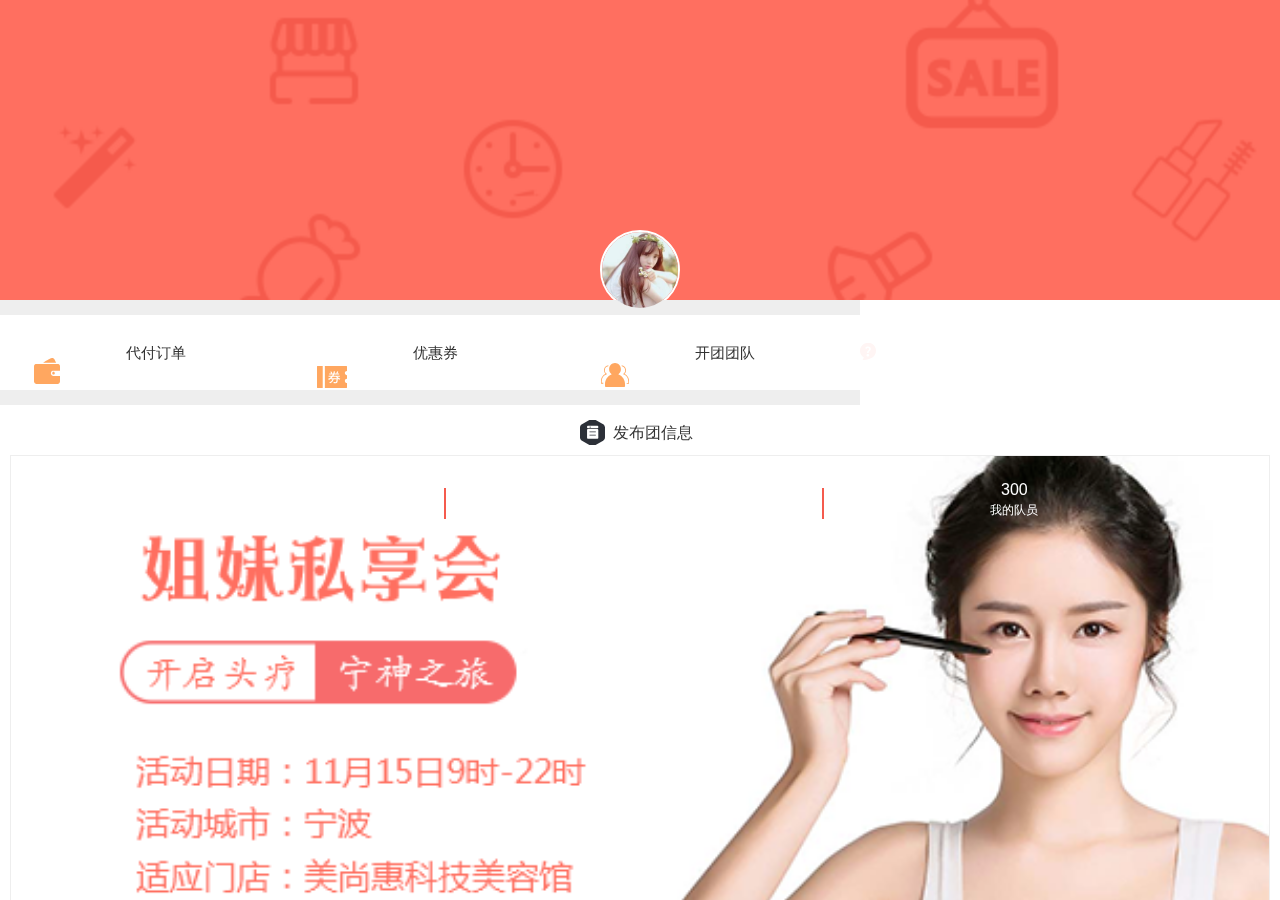
<file: index.html>
<!DOCTYPE html>
<html>
<head>
<meta charset="utf-8">
<meta name="viewport" content="width=device-width, initial-scale=1.0, maximum-scale=1.0, minimum-scale=1.0, user-scalable=no">
<meta http-equiv="Content-Type" content="text/html; charset=utf-8" />
<meta name="format-detection" content="telephone=no" searchtype="map">
<meta name="apple-mobile-web-app-status-bar-style" content="black" />
<meta name="msapplication-tap-highlight" content="no">
<meta name="apple-mobile-web-app-capable" content="yes">
<title>拓留锁-技师首页</title>
<meta name="description" content="">
<meta name="keyword" content="">
<link rel="stylesheet" href="css/base.css" />
<link rel="stylesheet" href="css/index.css" />
<script type="text/javascript" src="js/jquery-1.11.0.min.js" ></script>
<script type="text/javascript" src="js/mui.min.js" ></script>
</head>
<body>
<!-- 技师首页主体  开始-->
<section class="mui-content mui-scroll-wrapper scrollY indexScroll">
	<div class="mui-scroll" >
		 <div class="infoTopBox">
		 	<div>
		 		<img src="images/teamslide2.png" />
		 	</div>
		 	<h3>萌莉莉</h3>
		 	<a href="explain.html">我是萌团长</a>
		 	<ul>
		 		<li>
		 			<h3>50</h3>
		 			<p>累计成团</p>
		 		</li>
		 		<li>
		 			<h3>20</h3>
		 			<p>拼团中</p>
		 		</li>
		 		<li>
		 			<a href="memberList.html">
		 				<h3>300</h3>
		 				<p>我的队员</p>
		 			</a>
		 		</li>
		 	</ul>
		 </div>
		 
		 <div class="btnBar">
		 	<a href="waitPayList.html">
		 		代付订单
		 	</a>
		 	<a href="grabCoupon.html">
		 		优惠券
		 	</a>
		 	<a href="myTeam.html">
		 		开团团队
		 	</a>
		 </div>
		 
		 <div class="mgbt15 padAll10 teamInfoBox">
		 	<h3>发布团信息</h3>
		 	<div class="borderBot mgbt15">
		 		<div class="teamInfoImg">
			 		<img src="images/info1.png" />
			 	</div>
			 	<div class="teamBtnBox">
			 		<a href="waitStart.html">代开团</a>
			 		<a href="details.html">查看发布</a>
			 	</div>
		 	</div>
		 	
		 	<div class="borderBot mgbt15">
		 		<div class="teamInfoImg">
			 		<img src="images/info1.png" />
			 	</div>
			 	<div class="teamBtnBox">
			 		<a href="waitStart.html">代开团</a>
			 		<a href="details.html">查看发布</a>
			 	</div>
		 	</div>
		 	
		 	<!-- 暂无发布信息  开始-->
		 	<div class="novalue">
		 		<h3 class="minNovalue">暂无发布信息</h3>
		 	</div>
		 	<!-- 暂无发布信息  结束-->
		 	
		 </div>
	</div>
</section>
<!-- 技师首页主体  结束-->

<script type="text/javascript" src="js/public.js" ></script>

</body>
</html>
</file>
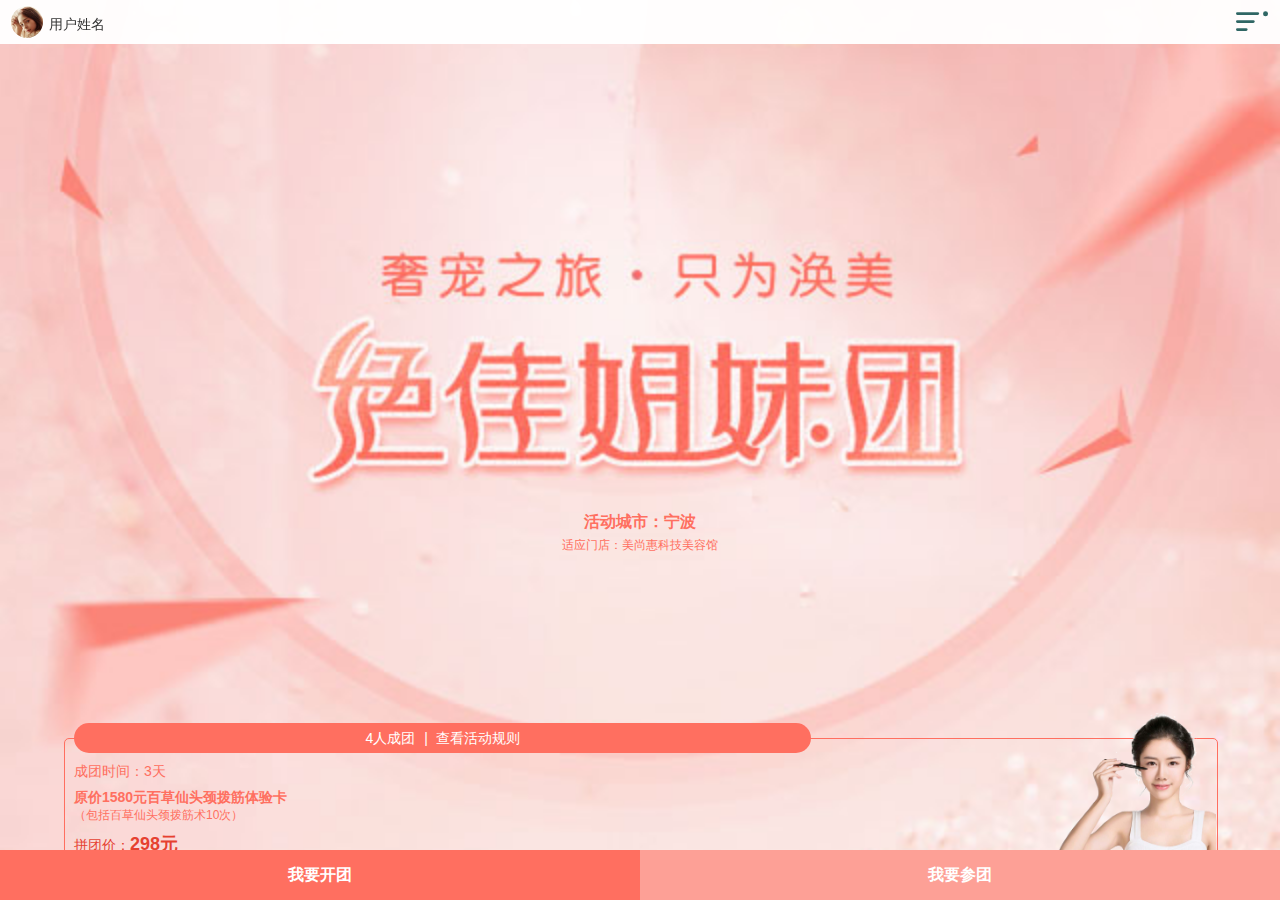
<file: details.html>
<!DOCTYPE html>
<html>
<head>
<meta charset="utf-8">
<meta name="viewport" content="width=device-width, initial-scale=1.0, maximum-scale=1.0, minimum-scale=1.0, user-scalable=no">
<meta http-equiv="Content-Type" content="text/html; charset=utf-8" />
<meta name="format-detection" content="telephone=no" searchtype="map">
<meta name="apple-mobile-web-app-status-bar-style" content="black" />
<meta name="msapplication-tap-highlight" content="no">
<meta name="apple-mobile-web-app-capable" content="yes">
<!--	不缓存页面		-->
<meta http-equiv="pragma" content="no-cache" /> 
<meta http-equiv"Cache-Control" content="no-cache, must-revalidate" />
<meta http-equiv"expires" content="0" />
<title>拓留锁-团购详情</title>
<meta name="description" content="">
<meta name="keyword" content="">
<link rel="stylesheet" href="css/base.css" />
<link rel="stylesheet" href="css/details.css" />
<script type="text/javascript" src="js/jquery-1.11.0.min.js" ></script>
<script type="text/javascript" src="js/mui.min.js" ></script>
</head>
<body>
<!-- 团购详情主体  开始-->
<section class="mui-content mui-scroll-wrapper scrollY scrollBt50" id="detailScroll">
	<div class="mui-scroll detailScroll">
		 <div class="detailBox">
		 	<div class="detailTop">
		 		<h2>活动城市：<i>宁波</i></h2>
		 		<h3>适应门店：<i>美尚惠科技美容馆</i></h3>
		 	</div>
		 	<!-- 活动规则  开始-->
		 	<div class="detailInfo">
		 		<img src="images/detailModel.png"/>
		 		<div>
		 			<label>4人成团</label>
		 			<span id="viewRules">查看活动规则</span>
		 		</div>
		 		<h4>成团时间：3天</h4>
		 		<h3>原价1580元百草仙头颈拨筋体验卡</h3>
		 		<p>（包括百草仙头颈拨筋术10次）</p>
		 		<h2>拼团价：<b>298元</b></h2>
		 	</div>
		 	<!-- 参团闺蜜  开始-->
		 	<div class="joinSister">
		 		<h2>参团闺蜜</h2>
		 		<ul>
		 			<li>
		 				<div class="sisterImg">
		 					<img src="images/teamslide1.png" />
		 				</div>
		 				<h3>昵称</h3>
		 			</li>
		 			<li>
		 				<div class="sisterImg">
		 					<img src="images/techslide.png" />
		 				</div>
		 				<h3>昵称</h3>
		 			</li>
		 			<li>
		 				<div class="sisterImg waitPayUser">
		 					<img src="images/teamslide1.png" />
		 				</div>
		 				<h3>昵称</h3>
		 			</li>
		 			<li>
		 				<div class="sisterImg">
		 				</div>
		 				<h3>昵称</h3>
		 			</li>
		 		</ul>
		 	</div>
		 	<!-- 拼团流程  开始-->
		 	<div class="joinStep">
		 		<h2>拼团流程</h2>
		 		<ul>
		 			<li>
		 				<h3>01</h3>
		 				<p>支付开团</p>
		 				<p>或参团</p>
		 			</li>
		 			<li>
		 				<h3>02</h3>
		 				<p>邀请好友</p>
		 				<p>参团支付</p>
		 			</li>
		 			<li>
		 				<h3>03</h3>
		 				<p>达到人数 </p>
		 				<p>团购成功</p>
		 			</li>
		 		</ul>
		 		<p>注：拼团不成功，全额退款。</p>
		 	</div>
		 	
		 	<!-- 图文详情  开始-->
		 	<button class="imgdetail">图文详情</button>
		 	<div id="imgdetailPop">
		 		Lorem ipsum dolor sit amet, consectetur adipisicing elit. Incidunt deserunt officiis voluptas autem quos delectus non labore tempore porro molestias cupiditate commodi corrupti cum ad itaque hic facilis recusandae maxime.
		 		Lorem ipsum dolor sit amet, consectetur adipisicing elit. Sit ut delectus vitae doloribus sequi inventore vero consequatur neque veritatis hic placeat recusandae? Quam distinctio debitis laborum nulla autem blanditiis nobis.
		 		Lorem ipsum dolor sit amet, consectetur adipisicing elit. Quae odit iusto dolorum quis illo! Sit quas ipsam nobis et velit minima sed reiciendis ab ad molestiae similique quibusdam quisquam distinctio.
		 	</div>
		 	
		 </div>
		 
	</div>
</section>
<!-- 团购详情主体  结束-->

<!-- 底部按钮  开始-->
<footer class="startBtnBox displayBox">
	<button class="startBtn boxflex" id="startTeam">我要开团</button>
	<button class="joinBtn boxflex" id="joinTeam">我要参团</button>
</footer>
<!-- 底部按钮  结束-->

<!-- 顶部    用户入口   开始-->
<div class="userEnter">
	<dl class="displayBox">
		<dt>
			<img src="images/teamslide1.png" />
		</dt>
		<dd class="boxflex">
			用户姓名
		</dd>
	</dl>
	<div class="minNav"></div>
</div>
<!-- 顶部    用户入口   结束-->

<!-- 登录弹层  开始-->
<div class="loginPopBox">
	<div class="loginPop" id="loginPop">
		<span class="closePop">×</span>
		<h3>登录</h3>
		<input type="tel" maxlength="11" placeholder="请输入手机号码" id="phone" />
		<div class="regInfo displayBox">
			<input class="boxflex" type="tel" maxlength="6" id="code" value="" placeholder="请输入短信验证码">
	    	<input type="button" id="message" class="send boxflex" value="获取动态验证码">
		</div>
		<p>您已在“东涛平民”的微信帐号中登录此手机号，请在该微信帐号中登录此手机号！</p>
		<button id="login">登录</button>
	</div>
</div>
<div class="loginPopBg"></div>
<!-- 登录弹层  结束-->

<!-- 登录弹层  开始-->
<!--<div class="loginPopBox">
	<div class="loginPop" id="loginPop">
		<span class="closePop">×</span>
		<h3>登录</h3>
		<input type="tel" maxlength="11" placeholder="请输入手机号码" id="userTel" />
		<button id="loginNext">下一步</button>
	</div>
	<div class="loginPop" id="codePop">
		<label class="backlogin"></label>
		<span class="closePop">×</span>
		<h3>请输入验证码</h3>
		<h4>
			<i>188 8888 8888</i>
			<span id="message">30</span>
		</h4>
		<ul class="codelist">
			<li class="focus">
				<input type="tel" maxlength="1"/>
			</li>
			<li>
				<input type="tel" maxlength="1"/>
			</li>
			<li>
				<input type="tel" maxlength="1"/>
			</li>
			<li>
				<input type="tel" maxlength="1"/>
			</li>
			<li>
				<input type="tel" maxlength="1"/>
			</li>
		</ul>
	</div>
	
	
</div>
<div class="loginPopBg"></div>-->
<!-- 登录弹层  结束-->
<div class="sharePopBg"></div>
<div class="shareTip">
	<img src="images/shareTip.png">
</div>

<!-- 活动规则弹层  开始-->
<div class="rulePopBox">
	<span id="closeRule">×</span>
	<h2>活动规则</h2>
	<div class="mui-content mui-scroll-wrapper scrollY scrollTp66 scrollBt66">
		<div class="mui-scroll">
			<div class="ruleList">
				<p>
					1．开团后,您可邀请3位姐妹在您的团购页参团。
				</p>
				<p>
					2．开团与参团都需预支付套餐最低优惠价:***元。
				</p>
				<p>
					3．无论是您还是您的姐妹,开团或参团后,就不能再加入别人的团, 或自己开团。所以请尽量凑在一个团里吧!
				</p>
				<p>
					4．开团后有***小时可邀请您的姐妹参团,过期团人数不满4人,则拼团失败。
				</p>
				<p>
					5．拼团失败后,预支付的全部金额将在7个工作日内退回至您和您姐妹的付款账号里。
				</p>
				<p>
					6．如拼团成功,将收到短信通知，您可联系短信中的技师号码沟通详情
				</p>
				<p>
					7．套餐有效期为60天,本套餐为促销套餐,团购成功则不可退款, 请您理解~
				</p>
			</div>
		</div>
	</div>	
	<h3>活动最终解释权归“****美容院”所有，如有疑问请拨打门店电话*******</h3>
</div>
<div class="rulePopBg"></div>
<!-- 活动规则弹层  结束-->

<!-- 提示弹层  开始-->
<div class="tipPop hide">
	<h3>提示文字</h3>
</div>
<!-- 提示弹层  结束-->

<script type="text/javascript" src="js/public.js" ></script>
<script type="text/javascript" src="js/details.js" ></script>

</body>
</html>
</file>
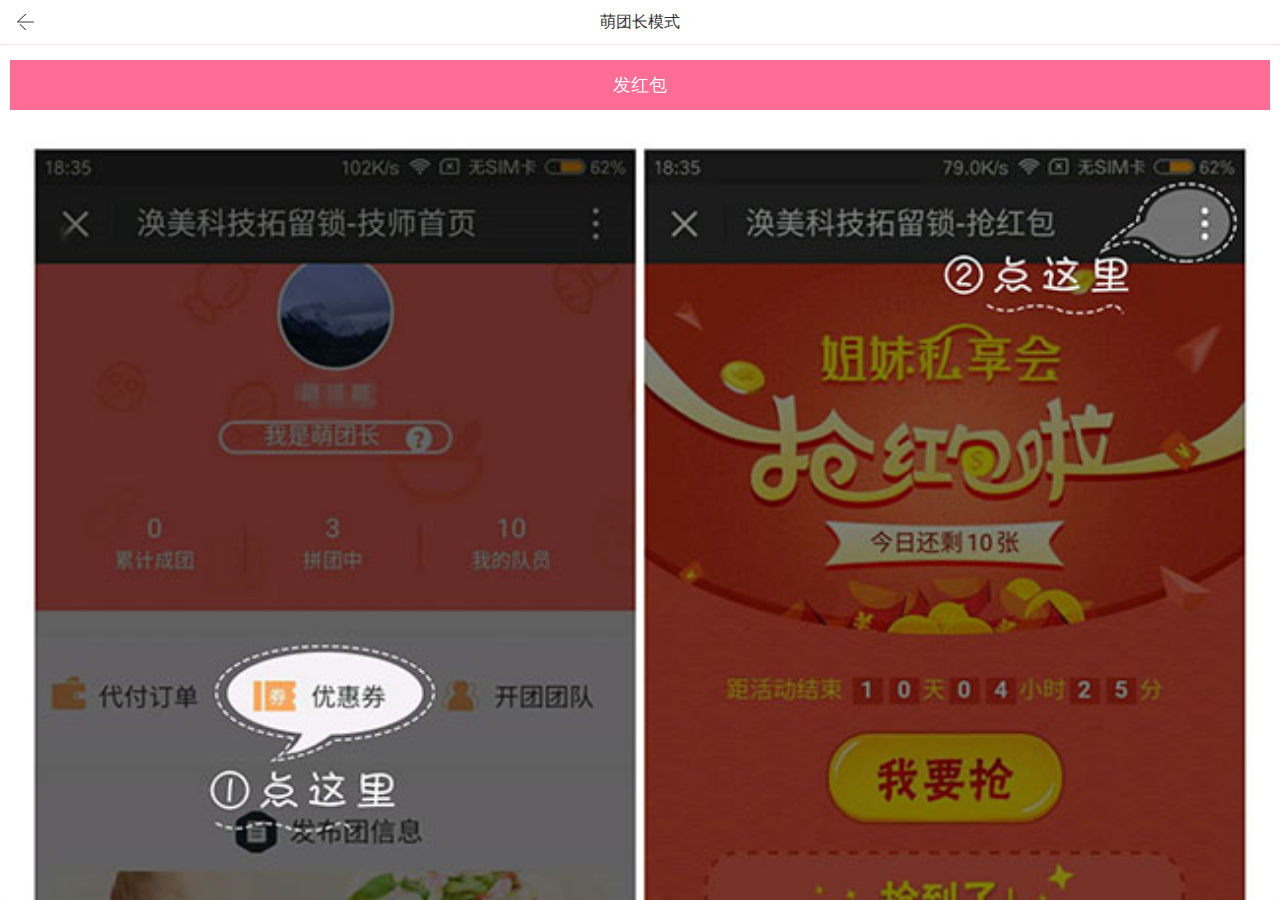
<file: explain.html>
<!DOCTYPE html>
<html>
<head>
<meta charset="utf-8">
<meta name="viewport" content="width=device-width, initial-scale=1.0, maximum-scale=1.0, minimum-scale=1.0, user-scalable=no">
<meta http-equiv="Content-Type" content="text/html; charset=utf-8" />
<meta name="format-detection" content="telephone=no" searchtype="map">
<meta name="apple-mobile-web-app-status-bar-style" content="black" />
<meta name="msapplication-tap-highlight" content="no">
<meta name="apple-mobile-web-app-capable" content="yes">
<title>拓留锁-萌团长模式</title>
<meta name="description" content="">
<meta name="keyword" content="">
<link rel="stylesheet" href="css/base.css" />
<link rel="stylesheet" href="css/index.css" />
<script type="text/javascript" src="js/jquery-1.11.0.min.js" ></script>
<script type="text/javascript" src="js/mui.min.js" ></script>
</head>
<body>
<!-- 公共头部  开始-->
<header class="topHead displayBox">
	<span class="back mui-action-back" title="返回上一页"></span>
	<h4 class="boxflex">萌团长模式</h4>
</header>
<!-- 公共头部  结束-->
<!-- 萌团长模式主体  开始-->
<section class="mui-content mui-scroll-wrapper scrollY scrollTp45 backWhite">
	<div class="mui-scroll padAll10" >
		 <div class="explainBox mgbt15">
		 	<h2>发红包</h2>
		 	<img src="images/explain1.jpg" />
		 	
		 	<h2 id="mao2">分享团购</h2>
		 	<img src="images/explain2.jpg" />
		 	
		 	<h2 id="mao3">代开团</h2>
		 	<img src="images/explain3.jpg" />
		 	
		 	<h2 id="mao4">代参团</h2>
		 	<img src="images/explain4.jpg" />
		 	
		 	<h2 id="mao5">代用户分享</h2>
		 	<img src="images/explain5.jpg" />
		 	
		 	<h2 id="mao6">联系客户</h2>
		 	<img src="images/explain6.jpg" />
		 	
		 	<img id="mao7" src="images/explainBot.jpg" />
		 	
		 </div>
		 
	</div>
</section>
<!-- 萌团长模式主体  结束-->

<!-- 导航  开始-->
<!--<div class="navBar">
	<div class="navBox hide">
		<h2 id="toTop">发红包</h2>
	 	<a  href="#mao2">分享团购</a>
	 	<a  href="#mao3">代开团</a>
	 	<a  href="#mao4">代参团</a>
	 	<a  href="#mao5">代用户分享</a>
	 	<a  href="#mao6">联系客户</a>
	 	<a  href="#mao7">常见问题</a>
	</div>
	<div class="navIcon">
		<img src="images/navIcon.svg" />
	</div>-->
</div>
<!-- 导航  结束-->

<script type="text/javascript" src="js/public.js" ></script>
<!--<script>
	$(".navIcon").on("tap",function(){
		if($(".navBox").hasClass("hide")){
			$(".navBox").fadeIn();
			$(".navBox").removeClass("hide");
		}else{
			$(".navBox").fadeOut();
			$(".navBox").addClass("hide");
		}
		
	});
	$("#toTop").on("tap",function(){
		//mui(".scrollY").scroll().scrollTo(0,0,200);
		$(".mui-scroll").attr("style","transform: translate3d(0px, 0px, 0px) translateZ(0px)")
	});
	
</script>-->

</body>
</html>
</file>
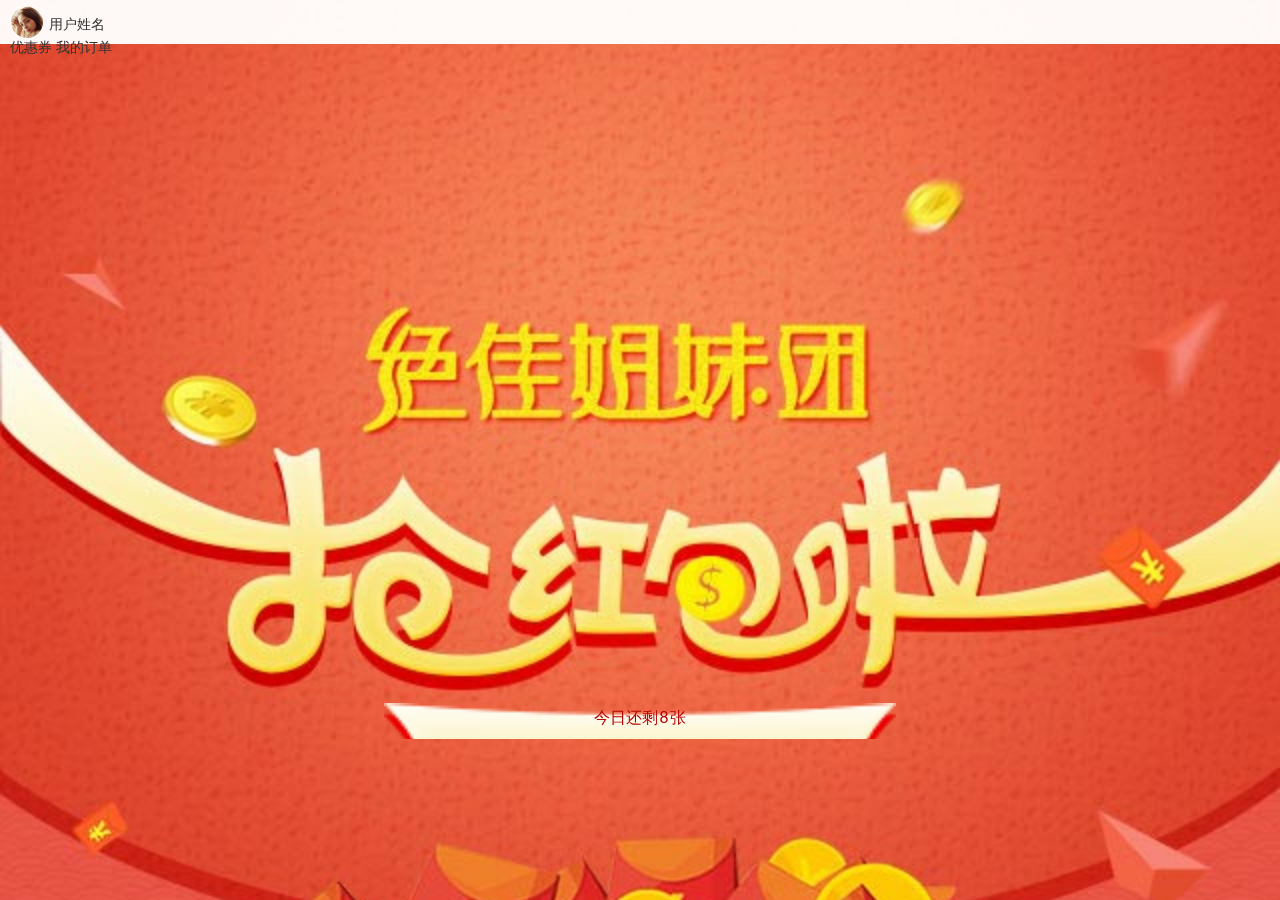
<file: grabCoupon.html>
<!DOCTYPE html>
<html>
<head>
<meta charset="utf-8">
<meta name="viewport" content="width=device-width, initial-scale=1.0, maximum-scale=1.0, minimum-scale=1.0, user-scalable=no">
<meta http-equiv="Content-Type" content="text/html; charset=utf-8" />
<meta name="format-detection" content="telephone=no" searchtype="map">
<meta name="apple-mobile-web-app-status-bar-style" content="black" />
<meta name="msapplication-tap-highlight" content="no">
<meta name="apple-mobile-web-app-capable" content="yes">
<title>拓留锁-抢红包</title>
<meta name="description" content="">
<meta name="keyword" content="">
<link rel="stylesheet" href="css/base.css" />
<link rel="stylesheet" href="css/coupon.css" />
<script type="text/javascript" src="js/jquery-1.11.0.min.js" ></script>
<script type="text/javascript" src="js/mui.min.js" ></script>
</head>
<body>
<!-- 抢红包主体  开始-->
<section class="mui-content mui-scroll-wrapper scrollY">
	<div class="mui-scroll">
		<div class="grabBox">
			<!-- 抢红包  头部-->
			<div class="grabTop">
				<img src="images/grabTopBg.jpg"/>
				<h3>今日还剩<i>8</i>张</h3>
			</div>
			
			 <!-- 抢红包   主体内容-->
			 <div class="grabMain">
			 	<!-- 活动倒计时  -->
			 	<div class="grabTimeBox">
			 		<span>距活动结束</span>
			 		<cite class="settime" data-time="2016-11-15 12:00:00"></cite>
			 	</div>
			 	<!-- 我要抢 按钮  -->
			 	<button class="grabBtn" id="grabNow"></button>	
			 	<!-- 抢到了  -->
			 	<div class="grabListBox">
			 		<img src="images/grabYep.png" />
			 		<div class="rankingInfo">
		                <ul>
				 			<li>
				 				<span>15974448888</span>
				 				<span>已抢到一张优惠劵</span>
				 			</li>
				 			<li>
				 				<span>15974448888</span>
				 				<span>已抢到一张优惠劵</span>
				 			</li>
				 			<li>
				 				<span>15974448888</span>
				 				<span>已抢到一张优惠劵</span>
				 			</li>
				 			<li>
				 				<span>15974448888</span>
				 				<span>已抢到一张优惠劵</span>
				 			</li>
				 			<li>
				 				<span>15974448888</span>
				 				<span>已抢到一张优惠劵</span>
				 			</li>
				 		</ul>
		            </div>
		            
			 	</div>
			 	<!-- 活动规则  -->
			 	<div class="ruleBox">
			 		<img src="images/activityRule.png" />
			 		<div class="ruleList">
			 			<p>
			 				1．该活动每位用户只可领取一个红包。
			 			</p>
			 			<p>
			 				2．红包最多只可抵扣到店消费金额的****50%，且不可叠加使用。
			 			</p>
			 			<p>
			 				3．红包只可抵用到店消费使用，具体适用项目请到店咨询。
			 			</p>
			 			<p>
			 				4．红包使用有效期为*****天，过期将无法抵扣到店消费。
			 			</p>
			 			<h4 class="displayBox">
				 			<label>注：</label>
				 			<span class="boxflex">活动最终解释权归“****美容院”所有，如有疑问请拨打门店电话*******</span>
				 		</h4>
			 		</div>
			 	</div>
			 	
			 </div>
		</div>
		 
	</div>
</div>
<!-- 抢红包主体  结束-->

<!-- 抢到了弹层  开始-->
<div class="grabPopBox hide" id="grabYesPop">
	<img src="images/grabYesBg.png" class="grabYesImg" />
	<h4>恭喜您抢到了 </h4>
	<h3>50元优惠劵</h3>
	<img src="images/grabCode.png" />
	<p>关注公众号查看优惠劵</p>
</div>
<!-- 抢到了弹层  结束-->
<div class="grabPopBg"></div>
<!-- 没抢到弹层  开始-->
<div class="grabPopBox hide" id="grabNoPop">
	<img src="images/ng.png" class="ngImg"/>
	<h4 class="ngTip">很遗憾！你抢到了空气...</h4>
	<img src="images/grabCode.png" />
	<p>关注公众号获得更多福利</p>
</div>
<!-- 没抢到弹层  结束-->

<!-- 顶部    用户入口   开始-->
<div class="userEnter">
	<dl class="displayBox">
		<dt>
			<img src="images/teamslide1.png" />
		</dt>
		<dd class="boxflex">
			用户姓名
		</dd>
	</dl>
	<div class="userBtn">
		<a href="myCoupon.html" class="couponBtn">
			优惠券
		</a>
		<a href="userOrderList.html" class="orderBtn">
			我的订单
		</a>
	</div>
</div>
<!-- 顶部    用户入口   结束-->

<script type="text/javascript" src="js/public.js" ></script>
<script type="text/javascript" src="js/grabCoupon.js" ></script>

</body>
</html>
</file>
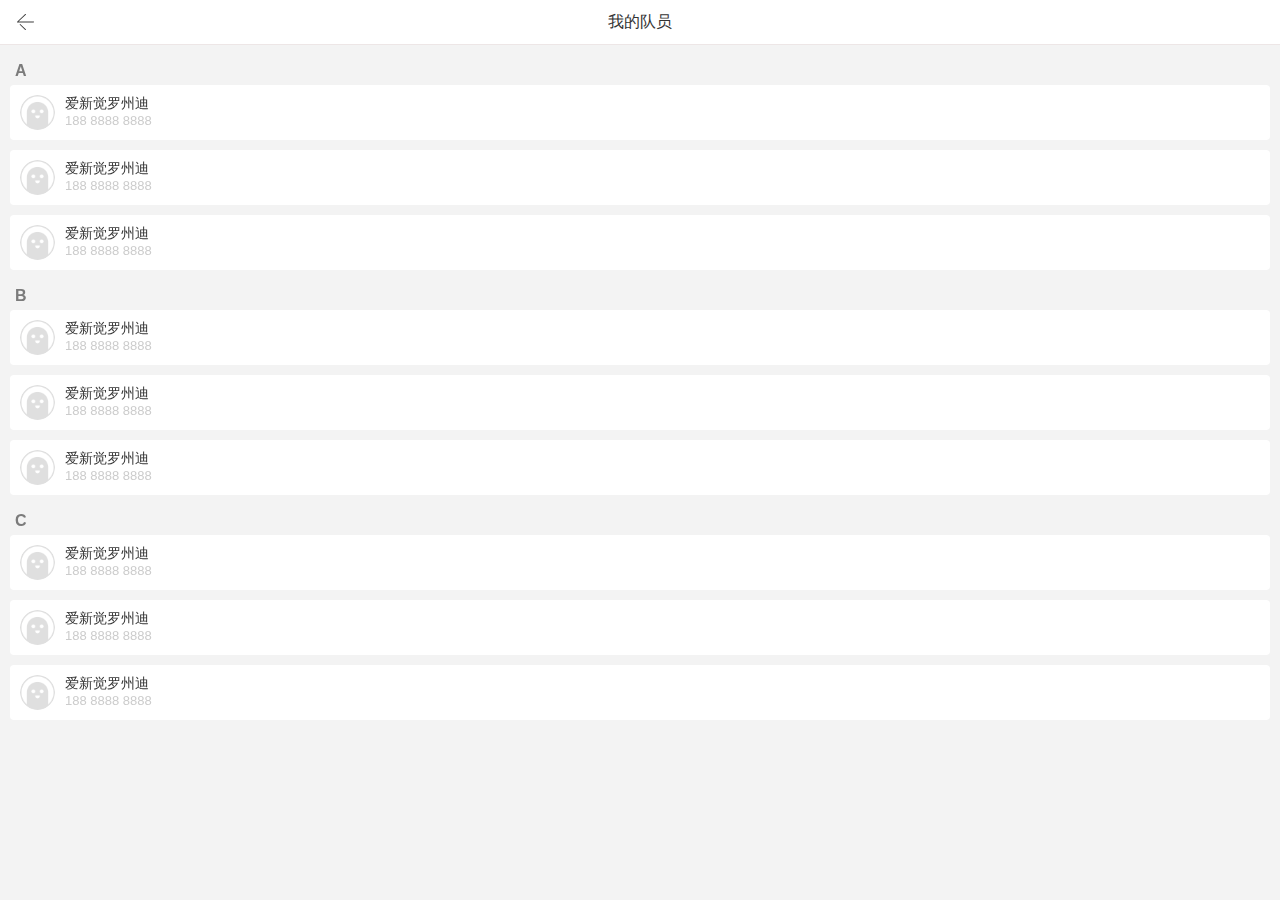
<file: memberList.html>
<!DOCTYPE html>
<html>
<head>
<meta charset="utf-8">
<meta name="viewport" content="width=device-width, initial-scale=1.0, maximum-scale=1.0, minimum-scale=1.0, user-scalable=no">
<meta http-equiv="Content-Type" content="text/html; charset=utf-8" />
<meta name="format-detection" content="telephone=no" searchtype="map">
<meta name="apple-mobile-web-app-status-bar-style" content="black" />
<meta name="msapplication-tap-highlight" content="no">
<meta name="apple-mobile-web-app-capable" content="yes">
<title>拓留锁-我的队员</title>
<meta name="description" content="">
<meta name="keyword" content="">
<link rel="stylesheet" href="css/base.css" />
<link rel="stylesheet" href="css/myTeam.css" />
<script type="text/javascript" src="js/jquery-1.11.0.min.js" ></script>
<script type="text/javascript" src="js/mui.min.js" ></script>
</head>
<body>
<!-- 公共头部  开始-->
<header class="topHead displayBox">
	<span class="back mui-action-back" title="返回上一页"></span>
	<h4 class="boxflex">我的队员</h4>
</header>
<!-- 公共头部  结束-->
<!-- 我的队员主体  开始-->
<section class="mui-content mui-scroll-wrapper scrollY scrollTp45">
	<div class="mui-scroll padAll10" >
		 <div class="memberBox">
		 	<button>A</button>
		 	<dl class="displayBox backWhite padAll10 mgbt10" data-tel="tel:18818888888">
		 		<dt>
		 			<img src="images/memberInfo.png" />
		 		</dt>
		 		<dd class="boxflex">
		 			<h3>爱新觉罗州迪</h3>
		 			<p>188 8888 8888</p>
		 		</dd>
		 	</dl>
		 	<dl class="displayBox backWhite padAll10 mgbt10" data-tel="tel:18818888888">
		 		<dt>
		 			<img src="images/memberInfo.png" />
		 		</dt>
		 		<dd class="boxflex">
		 			<h3>爱新觉罗州迪</h3>
		 			<p>188 8888 8888</p>
		 		</dd>
		 	</dl>
		 	<dl class="displayBox backWhite padAll10 mgbt10" data-tel="tel:18818888888">
		 		<dt>
		 			<img src="images/memberInfo.png" />
		 		</dt>
		 		<dd class="boxflex">
		 			<h3>爱新觉罗州迪</h3>
		 			<p>188 8888 8888</p>
		 		</dd>
		 	</dl>
		 </div>	 
		 
		 <div class="memberBox">
		 	<button>B</button>
		 	<dl class="displayBox backWhite padAll10 mgbt10" data-tel="tel:18818888888">
		 		<dt>
		 			<img src="images/memberInfo.png" />
		 		</dt>
		 		<dd class="boxflex">
		 			<h3>爱新觉罗州迪</h3>
		 			<p>188 8888 8888</p>
		 		</dd>
		 	</dl>
		 	<dl class="displayBox backWhite padAll10 mgbt10" data-tel="tel:18818888888">
		 		<dt>
		 			<img src="images/memberInfo.png" />
		 		</dt>
		 		<dd class="boxflex">
		 			<h3>爱新觉罗州迪</h3>
		 			<p>188 8888 8888</p>
		 		</dd>
		 	</dl>
		 	<dl class="displayBox backWhite padAll10 mgbt10" data-tel="tel:18818888888">
		 		<dt>
		 			<img src="images/memberInfo.png" />
		 		</dt>
		 		<dd class="boxflex">
		 			<h3>爱新觉罗州迪</h3>
		 			<p>188 8888 8888</p>
		 		</dd>
		 	</dl>
		 </div>
		 
		 <div class="memberBox">
		 	<button>C</button>
		 	<dl class="displayBox backWhite padAll10 mgbt10" data-tel="tel:18818888888">
		 		<dt>
		 			<img src="images/memberInfo.png" />
		 		</dt>
		 		<dd class="boxflex">
		 			<h3>爱新觉罗州迪</h3>
		 			<p>188 8888 8888</p>
		 		</dd>
		 	</dl>
		 	<dl class="displayBox backWhite padAll10 mgbt10" data-tel="tel:18818888888">
		 		<dt>
		 			<img src="images/memberInfo.png" />
		 		</dt>
		 		<dd class="boxflex">
		 			<h3>爱新觉罗州迪</h3>
		 			<p>188 8888 8888</p>
		 		</dd>
		 	</dl>
		 	<dl class="displayBox backWhite padAll10 mgbt10" data-tel="tel:18818888888">
		 		<dt>
		 			<img src="images/memberInfo.png" />
		 		</dt>
		 		<dd class="boxflex">
		 			<h3>爱新觉罗州迪</h3>
		 			<p>188 8888 8888</p>
		 		</dd>
		 	</dl>
		 </div>
		 
	</div>
</section>
<!-- 我的队员主体  结束-->

<script type="text/javascript" src="js/public.js" ></script>
<script>
	//拨打团员电话
	$("body").on('tap','.memberBox dl',function(){
		var telNumb = $(this).attr("data-tel");
		location.href=telNumb;
	})
</script>

</body>
</html>
</file>
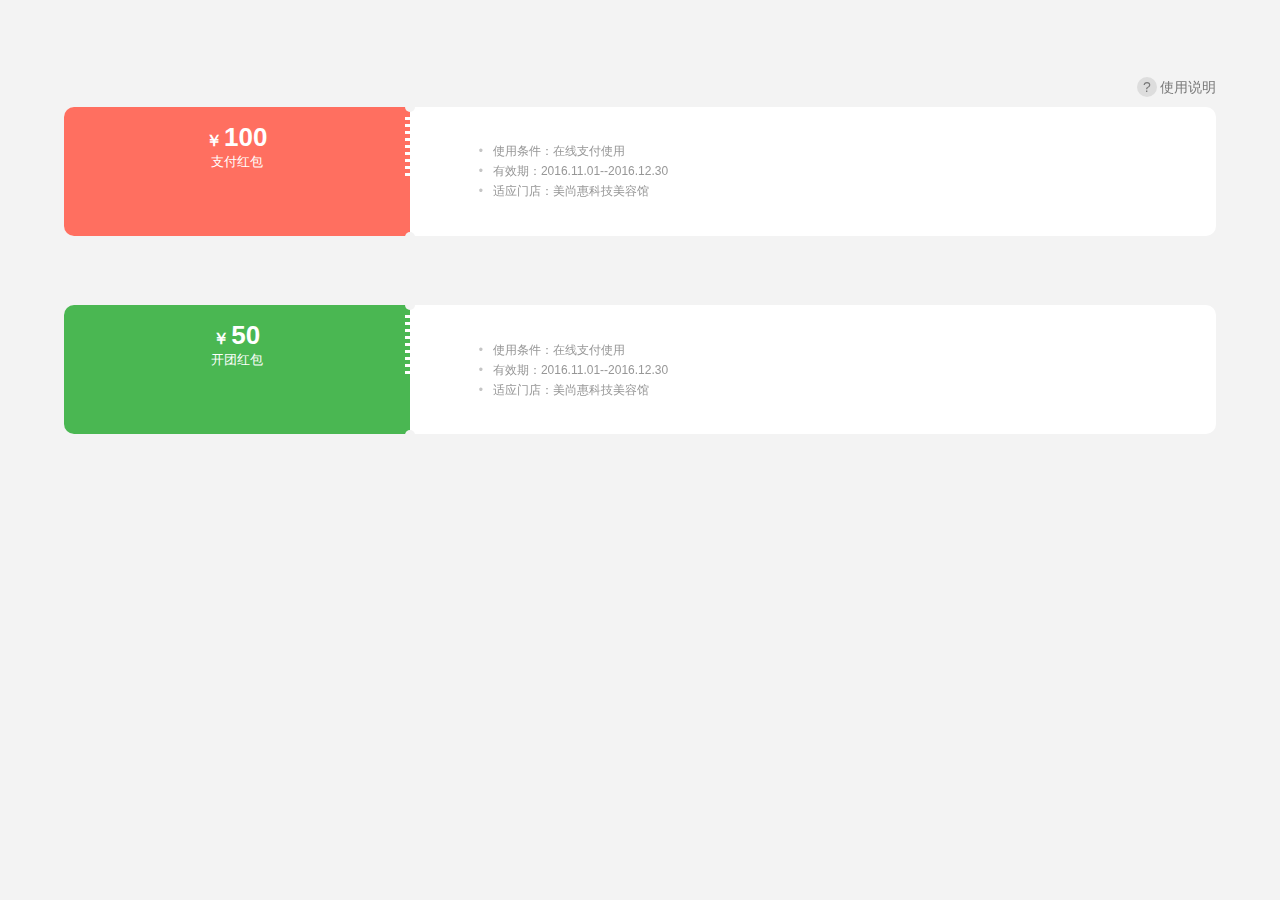
<file: myCoupon.html>
<!DOCTYPE html>
<html>
<head>
<meta charset="utf-8">
<meta name="viewport" content="width=device-width, initial-scale=1.0, maximum-scale=1.0, minimum-scale=1.0, user-scalable=no">
<meta http-equiv="Content-Type" content="text/html; charset=utf-8" />
<meta name="format-detection" content="telephone=no" searchtype="map">
<meta name="apple-mobile-web-app-status-bar-style" content="black" />
<meta name="msapplication-tap-highlight" content="no">
<meta name="apple-mobile-web-app-capable" content="yes">
<title>拓留锁-红包列表</title>
<meta name="description" content="">
<meta name="keyword" content="">
<link rel="stylesheet" href="css/base.css" />
<link rel="stylesheet" href="css/coupon.css" />
<script type="text/javascript" src="js/jquery-1.11.0.min.js" ></script>
<script type="text/javascript" src="js/mui.min.js" ></script>
</head>
<body>
<!-- 红包列表主体  开始-->
<section class="mui-content mui-scroll-wrapper scrollY">
	<div class="mui-scroll" >
		 <div class="couponBox">
		 	<div class="openExplanation"><span>使用说明</span></div>
	 		<dl class="displayBox couponList">
	 			<dt class="red">
	 				<h3>￥<b>100</b></h3>
	 				<h4>支付红包</h4>
	 				<span class="lineBar"></span>
	 			</dt>
	 			<dd class="boxflex">
	 				<ul>
	 					<li>使用条件：在线支付使用</li>
	 					<li>有效期：2016.11.01--2016.12.30</li>
	 					<li>适应门店：美尚惠科技美容馆</li>
	 				</ul>
	 			</dd>
	 		</dl>
	 		
	 		<dl class="displayBox couponList">
	 			<dt class="green">
	 				<h3>￥<b>50</b></h3>
	 				<h4>开团红包</h4>
	 				<span class="lineBar"></span>
	 			</dt>
	 			<dd class="boxflex">
	 				<ul>
	 					<li>使用条件：在线支付使用</li>
	 					<li>有效期：2016.11.01--2016.12.30</li>
	 					<li>适应门店：美尚惠科技美容馆</li>
	 				</ul>
	 			</dd>
	 		</dl>
		 	
		 </div>
		 
	</div>
</section>
<!-- 红包列表主体  结束-->

<!-- 弹层   使用规则    开始-->
<div class="explainBox">
	<span class="closeBox" title="关闭使用规则"></span>
	<div class="mui-content mui-scroll-wrapper scrollY scrollTp30 scrollBt40" id="ruleScroll">
		<div class="mui-scroll" >
			<div class="explainMain">
				<h3>“******活动名称”红包使用规则</h3>
				<p>1. 红包最多只可抵扣到店消费金额的**%，且不可叠加使用</p>
				<p>2. 红包只可抵用到店消费使用，具体适用项目请到店咨询</p>
				<p>3. 红包使用有效期为***天，过期将无法抵扣到店消费</p>
				<p>注：活动最终解释权归“****美容院”所有，如有疑问请拨打门店电话*******垂询</p>
				<h3>“******活动名称”红包领取说明</h3>
				<p>1. 本次活动用户可通过两种途径获取红包</p>
				<h4>A.活动预热期门店技师发放给用户自主领取的红包</h4>
				<h4>B.用户开团并邀请到3个用户参团，团长可获得开团奖励红包</h4>
				<p>2. 开团奖励红包数量随用户开团成功数递增</p>
				<p>如：用户成功开启一个团，获得一个红包；</p>
				<h4>用户成功开启两个团，获得两个红包，总计1+2=3个红包；</h4>
				<h4>用户成功开启三个团，获得三个红包，总计1+2+3=6个红包；</h4>
				<p>3. 不管用户通过何种途径活动的红包，均适用于<span class="ruleTo">《“******活动名称”红包使用规则》</span></p>
			</div>
			<button class="explainClose">关闭</button>
		</div>
	</div>
	
</div>
<div class="explainBg"></div>
<!-- 弹层   使用规则    结束-->





<!-- 活动规则弹层  开始-->
<div class="rulePopBox">
	<span id="closeRule">×</span>
	<h2>使用说明</h2>
	<div class="mui-content mui-scroll-wrapper scrollY scrollTp66 scrollBt66">
		<div class="mui-scroll">
			<div class="ruleList">
				<p>
					1．开团后,您可邀请3位姐妹在您的团购页参团。
				</p>
				<p>
					2．开团与参团都需预支付套餐最低优惠价:***元。
				</p>
				<p>
					3．无论是您还是您的姐妹,开团或参团后,就不能再加入别人的团, 或自己开团。所以请尽量凑在一个团里吧!
				</p>
				<p>
					4．开团后有***小时可邀请您的姐妹参团,过期团人数不满4人,则拼团失败。
				</p>
				<p>
					5．拼团失败后,预支付的全部金额将在7个工作日内退回至您和您姐妹的付款账号里。
				</p>
				<p>
					6．如拼团成功,将收到短信通知，您可联系短信中的技师号码沟通详情
				</p>
				<p>
					7．套餐有效期为60天,本套餐为促销套餐,团购成功则不可退款, 请您理解~
				</p>
			</div>
		</div>
	</div>	
	<h3>活动最终解释权归“****美容院”所有，如有疑问请拨打门店电话*******</h3>
</div>
<div class="rulePopBg"></div>
<!-- 活动规则弹层  结束-->







<script type="text/javascript" src="js/public.js" ></script>
<script type="text/javascript" src="js/myCoupon.js" ></script>

</body>
</html>
</file>
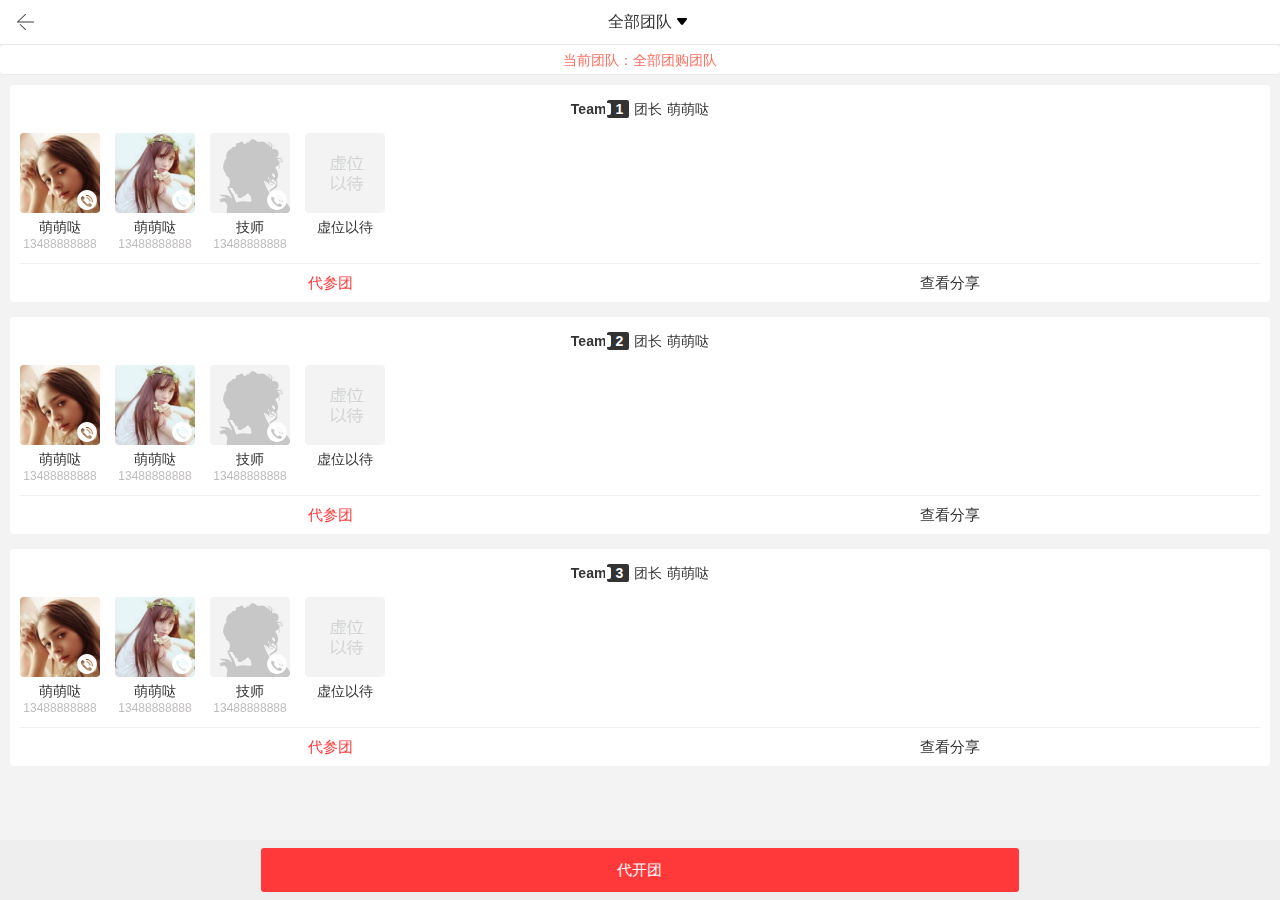
<file: myTeam.html>
<!DOCTYPE html>
<html>
<head>
<meta charset="utf-8">
<meta name="viewport" content="width=device-width, initial-scale=1.0, maximum-scale=1.0, minimum-scale=1.0, user-scalable=no">
<meta http-equiv="Content-Type" content="text/html; charset=utf-8" />
<meta name="format-detection" content="telephone=no" searchtype="map">
<meta name="apple-mobile-web-app-status-bar-style" content="black" />
<meta name="msapplication-tap-highlight" content="no">
<meta name="apple-mobile-web-app-capable" content="yes">
<title>拓留锁-我的团队</title>
<meta name="description" content="">
<meta name="keyword" content="">
<link rel="stylesheet" href="css/base.css" />
<link rel="stylesheet" href="css/myTeam.css" />
<script type="text/javascript" src="js/jquery-1.11.0.min.js" ></script>
<script type="text/javascript" src="js/mui.min.js" ></script>
</head>
<body>
<!-- 公共头部  开始-->
<header class="topHead displayBox">
	<span class="back mui-action-back" title="返回上一页"></span>
	<h4 class="boxflex teamHead">全部团队</h4>
</header>
<!-- 公共头部  结束-->
<div class="backWhite borderBot curTeamName">当前团队：<i>全部团购团队</i></div>
<!-- 我的团队主体  开始-->
<section class="mui-content mui-scroll-wrapper scrollY scrollTp75 scrollBt50">
	<div class="mui-scroll padAll10" >
		 <div class="backWhite padLr mgbt15 teamBox">
		 	<h3><b>Team</b><i>1</i>团长<span>萌萌哒</span></h3>
		 	<!-- 团队滑动  开始-->
		 	<div class="teamSlide">
				<div class="mui-scroll-wrapper mui-slider-indicator scrollX">
					<div class="mui-scroll displayBox">
				    	<div class="boxflex teamSlideBox">
				    		<div class="teamSlideImg">
				    			<img src="images/teamslide1.png" data-tel="tel:18818888888"/>
				    		</div>
				    		<h3>萌萌哒</h3>
				    		<p>13488888888</p>
				    	</div>
				    	<div class="boxflex teamSlideBox">
				    		<div class="teamSlideImg">
				    			<img src="images/teamslide2.png" data-tel="tel:18818888888"/>
				    		</div>
				    		<h3>萌萌哒</h3>
				    		<p>13488888888</p>
				    	</div>
				    	<div class="boxflex teamSlideBox">
				    		<div class="teamSlideImg">
				    			<img src="images/techslide.png" data-tel="tel:18818888888"/>
				    		</div>
				    		<h3>技师</h3>
				    		<p>13488888888</p>
				    	</div>
				    	<div class="boxflex teamSlideBox noTel">
				    		<div class="teamSlideImg">
				    			
				    		</div>
				    		<h3>虚位以待</h3>
				    	</div>
		    		</div>
				</div>
			</div>
			<!-- 团队滑动  开始-->
			<div class="borderTop teamBar">
				<a href="waitJoin.html" class="orange">代参团</a>
				<a href="details.html">查看分享</a>
			</div>
		 </div> 
		 
		 <div class="backWhite padLr mgbt15 teamBox">
		 	<h3><b>Team</b><i>2</i>团长<span>萌萌哒</span></h3>
		 	<!-- 团队滑动  开始-->
		 	<div class="teamSlide">
				<div class="mui-scroll-wrapper mui-slider-indicator scrollX">
					<div class="mui-scroll displayBox">
				    	<div class="boxflex teamSlideBox">
				    		<div class="teamSlideImg">
				    			<img src="images/teamslide1.png" data-tel="tel:18818888888"/>
				    		</div>
				    		<h3>萌萌哒</h3>
				    		<p>13488888888</p>
				    	</div>
				    	<div class="boxflex teamSlideBox">
				    		<div class="teamSlideImg">
				    			<img src="images/teamslide2.png" data-tel="tel:18818888888"/>
				    		</div>
				    		<h3>萌萌哒</h3>
				    		<p>13488888888</p>
				    	</div>
				    	<div class="boxflex teamSlideBox">
				    		<div class="teamSlideImg">
				    			<img src="images/techslide.png" data-tel="tel:18818888888"/>
				    		</div>
				    		<h3>技师</h3>
				    		<p>13488888888</p>
				    	</div>
				    	<div class="boxflex teamSlideBox noTel">
				    		<div class="teamSlideImg">
				    			
				    		</div>
				    		<h3>虚位以待</h3>
				    	</div>
		    		</div>
				</div>
			</div>
			<!-- 团队滑动  开始-->
			<div class="borderTop teamBar">
				<a href="waitJoin.html" class="orange">代参团</a>
				<a href="details.html">查看分享</a>
			</div>
		 </div> 
		 
		 <div class="backWhite padLr mgbt15 teamBox">
		 	<h3><b>Team</b><i>3</i>团长<span>萌萌哒</span></h3>
		 	<!-- 团队滑动  开始-->
		 	<div class="teamSlide">
				<div class="mui-scroll-wrapper mui-slider-indicator scrollX">
					<div class="mui-scroll displayBox">
				    	<div class="boxflex teamSlideBox">
				    		<div class="teamSlideImg">
				    			<img src="images/teamslide1.png" data-tel="tel:18818888888"/>
				    		</div>
				    		<h3>萌萌哒</h3>
				    		<p>13488888888</p>
				    	</div>
				    	<div class="boxflex teamSlideBox">
				    		<div class="teamSlideImg">
				    			<img src="images/teamslide2.png" data-tel="tel:18818888888"/>
				    		</div>
				    		<h3>萌萌哒</h3>
				    		<p>13488888888</p>
				    	</div>
				    	<div class="boxflex teamSlideBox">
				    		<div class="teamSlideImg">
				    			<img src="images/techslide.png" data-tel="tel:18818888888"/>
				    		</div>
				    		<h3>技师</h3>
				    		<p>13488888888</p>
				    	</div>
				    	<div class="boxflex teamSlideBox noTel">
				    		<div class="teamSlideImg">
				    			
				    		</div>
				    		<h3>虚位以待</h3>
				    	</div>
		    		</div>
				</div>
			</div>
			<!-- 团队滑动  开始-->
			<div class="borderTop teamBar">
				<a href="waitJoin.html" class="orange">代参团</a>
				<a href="details.html">查看分享</a>
			</div>
		 </div> 
		 
	</div>
</section>
<!-- 我的团队主体  结束-->
<footer class="waitStart">
	<button>代开团</button>
</footer>

<!-- 团队筛选列表  开始-->
<div class="backWhite teamNavBox hide">
	<div class="mui-content mui-scroll-wrapper scrollY teamListScroll">
		<div class="mui-scroll">
			<div class="teamType">
				<button class="cur">全部团队</button>
				<button>已成团队</button>
				<button>未成团队</button>
			</div>
			<h3>萌团选择</h3>
			<ul>
				<li class="cur">全部团购团队</li>
				<li>姐妹私享会</li>
				<li>姐妹私享会1</li>
				<li>姐妹私享会2</li>
				<li>姐妹私享会3</li>
				<li>姐妹私享会4</li>
			</ul>
		</div>
	</div>
	<div class="borderTop teamListBtn">
		<button id="teamReset">重置</button>
		<button id="teamConfirm">确定</button>
	</div>
</div>
<div class="popbg"></div>
<!-- 团队筛选列表  结束-->


<script type="text/javascript" src="js/public.js" ></script>
<script type="text/javascript" src="js/myTeam.js" ></script>

</body>
</html>
</file>
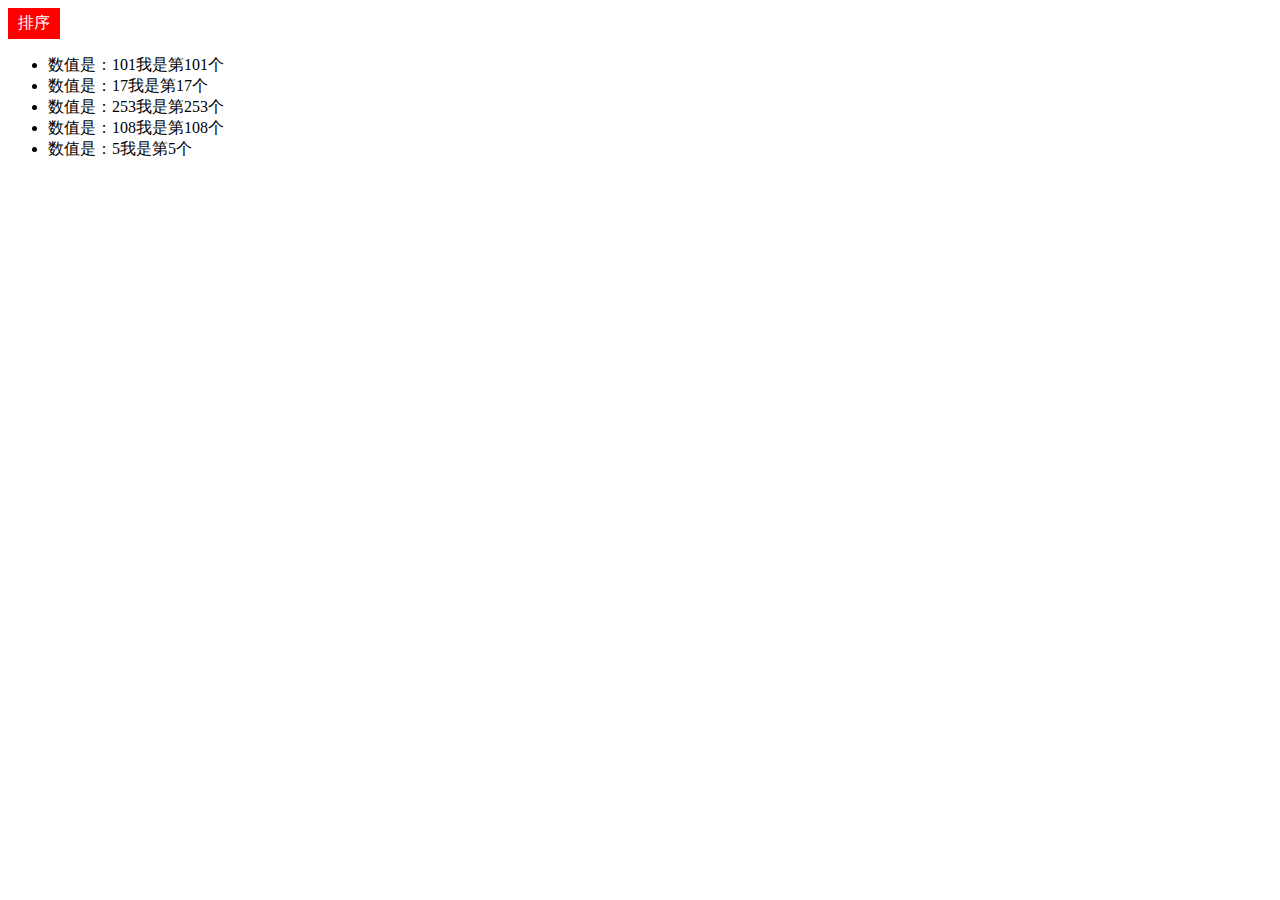
<file: new_file.html>
<!DOCTYPE html>
<html>
	<head>
		<meta charset="UTF-8">
		<title></title>
	</head>
	<body>
		<span class="paixu" mode="0" style="display:inline-block;padding:5px 10px;cursor: pointer;background:red;color:#fff;">排序</span>
	<ul id="list">
		    <li><span>数值是：</span><span class="orderid">101</span>我是第101个</li>
		    <li><span>数值是：</span><span class="orderid">17</span>我是第17个</li>
		    <li><span>数值是：</span><span class="orderid">253</span>我是第253个</li>
		    <li><span>数值是：</span><span class="orderid">108</span>我是第108个</li>
		    <li><span>数值是：</span><span class="orderid">5</span>我是第5个</li>
	</ul>   
<script type="text/javascript" src="js/jquery-1.11.0.min.js" ></script>
<script type="text/javascript">
    $(function() {
        //1即DESC从大到小，0即ASC从小到大
        $(".paixu").click(function() {
            var orderIdArray = [];
            var idIndex = [];
            var mode = $(this).attr("mode");
            var orderid = $(".orderid");
 
            orderid.each(function(i) {
                var id = parseInt($(this).html()); 
                idIndex[id] = i;        //orderid的序号
                orderIdArray.push(id);  //orderid的值
                console.log(idIndex+"============="+orderIdArray);
            });
 
            if(mode == 1) 
            {
                $(this).attr("mode", 0);
                $(this).html("从大到小排序");
                orderIdArray = orderIdArray.sort(function(a, b){return (a < b) ? 1 : -1}); //从大到小排序 
            } 
            else if(mode == 0) 
            {
                $(this).attr("mode", 1);
                $(this).html("从小到大排序");
                orderIdArray = orderIdArray.sort(function(a, b){return (a > b) ? 1 : -1}); //从小到大排序
            }
  
            //alert(orderIdArray+", "+idIndex);
 			console.log(orderIdArray);
            var list = $("#list").find("li");
            var _length = orderIdArray.length;
 
            for (var i=0; i<_length; i++) 
            {
                $("#list").append(list.eq(idIndex[orderIdArray[i]]));
                console.log(idIndex[orderIdArray[i]]);
            } 
        });
    });
</script>
	</body>
</html>
</file>
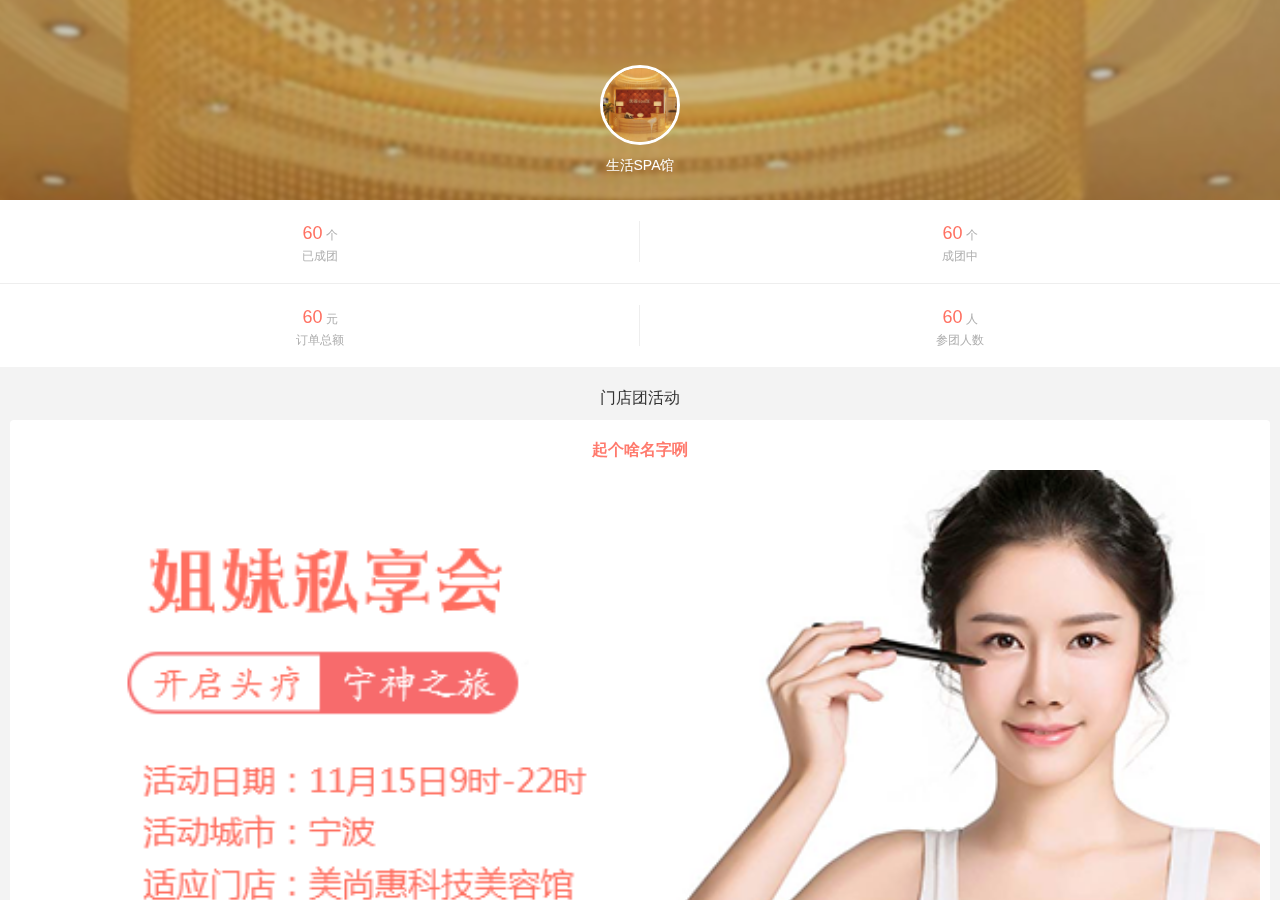
<file: storeIndex.html>
<!DOCTYPE html>
<html>
<head>
<meta charset="utf-8">
<meta name="viewport" content="width=device-width, initial-scale=1.0, maximum-scale=1.0, minimum-scale=1.0, user-scalable=no">
<meta http-equiv="Content-Type" content="text/html; charset=utf-8" />
<meta name="format-detection" content="telephone=no" searchtype="map">
<meta name="apple-mobile-web-app-status-bar-style" content="black" />
<meta name="msapplication-tap-highlight" content="no">
<meta name="apple-mobile-web-app-capable" content="yes">
<title>门店端</title>
<meta name="description" content="">
<meta name="keyword" content="">
<link rel="stylesheet" href="css/base.css" />
<link rel="stylesheet" href="css/store.css" />
<script type="text/javascript" src="js/jquery-1.11.0.min.js" ></script>
<script type="text/javascript" src="js/mui.min.js" ></script>
</head>
<body>
<!-- 技师首页主体  开始-->
<section class="mui-content mui-scroll-wrapper scrollY">
	<div class="mui-scroll" >
		<div class="storeInfoShow">
			<img src="images/storePic.jpg" class="bottomStorePic" />
			<dl>
				<dt><img src="images/storePic.jpg" /></dt>
				<dd>
					生活SPA馆
				</dd>
			</dl>
		</div>
		
		<div class="groupButn backWhite">
			<ul>
				<li>
					<a href="storeOrderList.html">
						<cite>60<i>个</i></cite>
						<span>
							<img src="images/groupEnd.png">
							已成团
						</span>
					</a>
				</li>
				<li>
					<a href="storeOrderList.html">
						<cite>60<i>个</i></cite>
						<span>
							<img src="images/groupIng.png">
							成团中
						</span>
					</a>
				</li>
				<li>
					<a href="storeOrderList.html">
						<cite>60<i>元</i></cite>
						<span>
							<img src="images/groupMoney.png">
							订单总额
						</span>
					</a>
				</li>
				<li>
					<a href="memberList.html">
						<cite>60<i>人</i></cite>
						<span>
							<img src="images/groupTeam.png">
							参团人数
						</span>
					</a>
				</li>
			</ul>
		</div>
		
		 <div class="mgbt15 padAll10 teamInfoBox">
		 	<h3>门店团活动</h3>
		 	<div class="borderBot mgbt15 groupList">
		 		<div class="groupTitle">起个啥名字咧</div>
		 		<div class="teamInfoImg">
			 		<img src="images/info1.png" />
			 	</div>
			 	<div class="teamBtnBox">
			 		<a href="storeOrderList.html">订单详情</a>
			 		<a href="storeTeach.html">技师现场</a>
			 	</div>
		 	</div>
			
			<div class="borderBot mgbt15 groupList">
		 		<div class="groupTitle">起个啥名字咧</div>
		 		<div class="teamInfoImg">
			 		<img src="images/info1.png" />
			 	</div>
			 	<div class="teamBtnBox">
			 		<a href="storeOrderList.html">订单详情</a>
			 		<a href="storeTeach.html">技师现场</a>
			 	</div>
		 	</div>

		 	<!-- 暂无发布信息  开始-->
		 	<div class="novalue"></div>
		 	<!-- 暂无发布信息  结束-->
		 	
		 </div>
	</div>
</section>
<!-- 技师首页主体  结束-->

<script type="text/javascript" src="js/public.js" ></script>

</body>
</html>
</file>
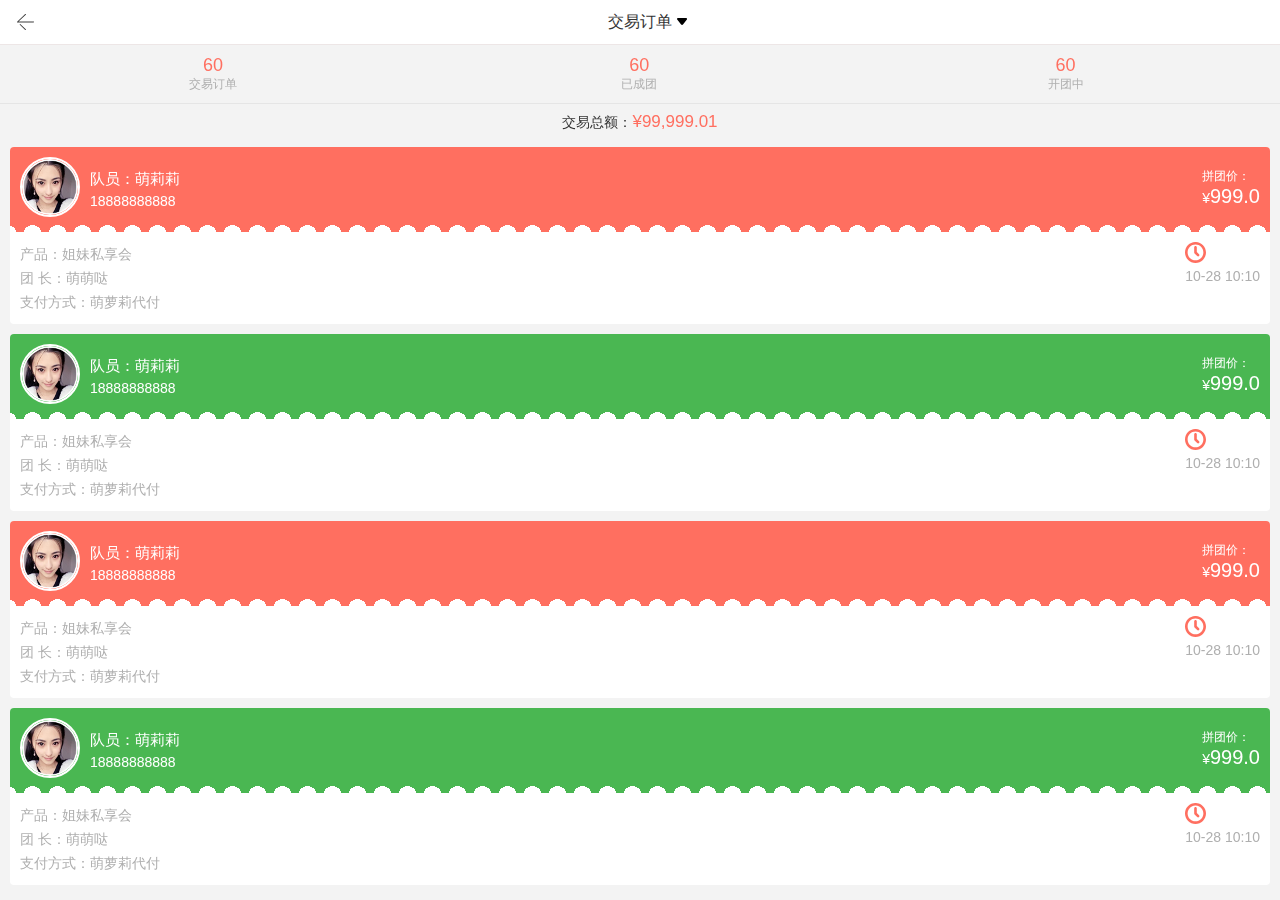
<file: storeOrderList.html>
<!DOCTYPE html>
<html>
<head>
<meta charset="utf-8">
<meta name="viewport" content="width=device-width, initial-scale=1.0, maximum-scale=1.0, minimum-scale=1.0, user-scalable=no">
<meta http-equiv="Content-Type" content="text/html; charset=utf-8" />
<meta name="format-detection" content="telephone=no" searchtype="map">
<meta name="apple-mobile-web-app-status-bar-style" content="black" />
<meta name="msapplication-tap-highlight" content="no">
<meta name="apple-mobile-web-app-capable" content="yes">
<title>拓留锁-代付款订单</title>
<meta name="description" content="">
<meta name="keyword" content="">
<link rel="stylesheet" href="css/base.css" />
<link rel="stylesheet" href="css/store.css" />
<script type="text/javascript" src="js/jquery-1.11.0.min.js" ></script>
<script type="text/javascript" src="js/mui.min.js" ></script>
</head>
<body>
<!-- 公共头部  开始-->
<header class="topHead displayBox">
	<span class="back mui-action-back" title="返回上一页"></span>
	<h4 class="boxflex teamHead">交易订单</h4>
</header>
<!-- 公共头部  结束-->
<!-- 代付款订单主体  开始-->
<section class="mui-content mui-scroll-wrapper scrollY scrollTp45">
	<div class="mui-scroll" id="dataScroll">
		<div class="orderTotal">
			<ul>
				<li><span>60</span>交易订单</li>
				<li><span>60</span>已成团</li>
				<li><span>60</span>开团中</li>
			</ul>
		</div>
		<div class="orderTotalMoney">
			交易总额：<span>¥99,999.01</span>
		</div>
		<div class="padAll10 orderAllList">
			<div class="backWhite orderList">
				<dl class="displayBox basisInfo">
					<dt><img src="images/infoImg.png" ></dt>
					<dd class="boxflex">
						<h2>队员：萌莉莉</h2>
						<h3>18888888888</h3>
					</dd>
					<dd>
						<h4>拼团价：</h4>
						<h5><i>¥</i>999.0</span></h5>
					</dd>
				</dl>
				<dl class="displayBox payWayTime">
					<dt class="boxflex">
						<h4>产品：姐妹私享会</h4>
						<h4>团 长：萌萌哒 </h4>
						<h5>支付方式：萌萝莉代付</h5>
					</dt>
					<dd>
						10-28 10:10
					</dd>
				</dl>
			</div>
			
			<div class="backWhite orderList">
				<dl class="displayBox basisInfo">
					<dt><img src="images/infoImg.png" ></dt>
					<dd class="boxflex">
						<h2>队员：萌莉莉</h2>
						<h3>18888888888</h3>
					</dd>
					<dd>
						<h4>拼团价：</h4>
						<h5><i>¥</i>999.0</span></h5>
					</dd>
				</dl>
				<dl class="displayBox payWayTime">
					<dt class="boxflex">
						<h4>产品：姐妹私享会</h4>
						<h4>团 长：萌萌哒 </h4>
						<h5>支付方式：萌萝莉代付</h5>
					</dt>
					<dd>
						10-28 10:10
					</dd>
				</dl>
			</div>
			
			<div class="backWhite orderList">
				<dl class="displayBox basisInfo">
					<dt><img src="images/infoImg.png" ></dt>
					<dd class="boxflex">
						<h2>队员：萌莉莉</h2>
						<h3>18888888888</h3>
					</dd>
					<dd>
						<h4>拼团价：</h4>
						<h5><i>¥</i>999.0</span></h5>
					</dd>
				</dl>
				<dl class="displayBox payWayTime">
					<dt class="boxflex">
						<h4>产品：姐妹私享会</h4>
						<h4>团 长：萌萌哒 </h4>
						<h5>支付方式：萌萝莉代付</h5>
					</dt>
					<dd>
						10-28 10:10
					</dd>
				</dl>
			</div>
			
			
			<div class="backWhite orderList">
				<dl class="displayBox basisInfo">
					<dt><img src="images/infoImg.png" ></dt>
					<dd class="boxflex">
						<h2>队员：萌莉莉</h2>
						<h3>18888888888</h3>
					</dd>
					<dd>
						<h4>拼团价：</h4>
						<h5><i>¥</i>999.0</span></h5>
					</dd>
				</dl>
				<dl class="displayBox payWayTime">
					<dt class="boxflex">
						<h4>产品：姐妹私享会</h4>
						<h4>团 长：萌萌哒 </h4>
						<h5>支付方式：萌萝莉代付</h5>
					</dt>
					<dd>
						10-28 10:10
					</dd>
				</dl>
			</div>
			
		</div>
		 <!-- 上拉加载提示    开始-->
			<div class="loadmore"><span class="loading"></span><span class="loadTip">上拉显示更多</span></div>
		 <!-- 上拉加载提示     结束-->
		 
	</div>
</section>
<!-- 代付款订单主体  结束-->
<div class="backWhite teamNavBox hide">
	<div class="mui-content mui-scroll-wrapper scrollY orderListScroll">
		<div class="mui-scroll">
			<div class="teamType">
				<button class="cur">全部订单</button>
				<button>已成团订单</button>
				<button>开团中订单</button>
			</div>
			<h3>美容师选择</h3>
			<div class="teamListScroll">
				<ul>
					<li class="cur">全部美容师</li>
					<li>萌莉莉</li>
					<li>萌夏利</li>
					<li>萌莉莉</li>
					<li>萌夏利</li>
				</ul>
			</div>
		</div>
	</div>
	<div class="borderTop teamListBtn">
		<button id="teamReset">重置</button>
		<button id="teamConfirm">确定</button>
	</div>
</div>
<div class="popbg"></div>
<script type="text/javascript" src="js/public.js" ></script>
<script type="text/javascript" >
function pullDownAction(){
	console.log("上拉加载")
}


	//顶部  团队筛选导航 切换效果
$("body").on("tap",".teamHead",function(){
	if($(".teamNavBox").hasClass("hide")){
		$(".popbg").fadeIn();
		$(".teamNavBox").fadeIn('',function(){
			$(this).removeClass("hide");
		});
	}else{
		closeTeamBox();
	}
});

//顶部  团队筛选导航 关闭方法
function closeTeamBox(){
	$(".popbg").fadeOut();
	$(".teamNavBox").fadeOut('',function(){
		$(this).addClass("hide");
	});
}

//点击背景 关闭团队筛选导航
$("body").on("tap",".popbg",function(){
	closeTeamBox();
});

//选择团队类型 切换效果
$("body").on("tap",".teamType button",function(){
	$(".teamType button").removeClass("cur");
	$(this).addClass("cur");
});

$("body").on("tap",".teamListScroll ul li",function(){
	$(".teamListScroll ul li").removeClass("cur");
	$(this).addClass("cur");
});

//点击确定按钮    关闭团队筛选导航 以及提取数据显示
$("body").on("tap","#teamConfirm",function(){
	closeTeamBox();
	var teamType=$(".teamType button.cur").text();
	var teamName=$(".teamListScroll ul li.cur").text();
	$(".teamHead").text(teamType);
	$(".curTeamName i").text(teamName);
});

//点击重置按钮    重置数据和效果
$("body").on("tap","#teamReset",function(){
	var teamType=$(".teamType button:first-of-type").text();
	var teamName=$(".teamListScroll ul li:first-of-type").text();
	$(".teamHead").text(teamType);
	$(".curTeamName i").text(teamName);
	$(".teamType button:first-of-type").addClass("cur").siblings().removeClass("cur");
	$(".teamListScroll ul li:first-of-type").addClass("cur").siblings().removeClass("cur");
});

</script>

</body>
</html>
</file>
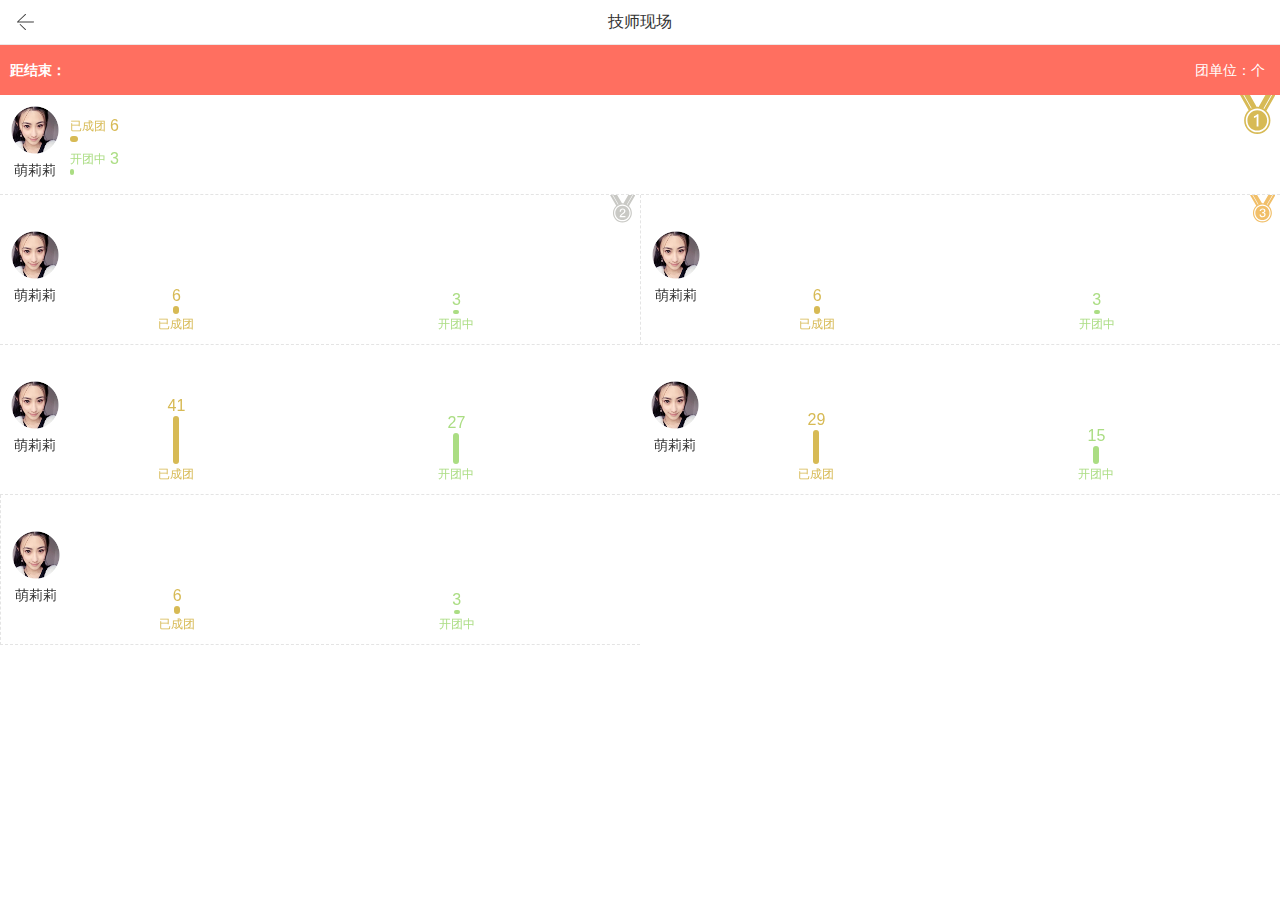
<file: storeTeach.html>
<!DOCTYPE html>
<html>
<head>
<meta charset="utf-8">
<meta name="viewport" content="width=device-width, initial-scale=1.0, maximum-scale=1.0, minimum-scale=1.0, user-scalable=no">
<meta http-equiv="Content-Type" content="text/html; charset=utf-8" />
<meta name="format-detection" content="telephone=no" searchtype="map">
<meta name="apple-mobile-web-app-status-bar-style" content="black" />
<meta name="msapplication-tap-highlight" content="no">
<meta name="apple-mobile-web-app-capable" content="yes">
<title>技师现场</title>
<meta name="description" content="">
<meta name="keyword" content="">
<link rel="stylesheet" href="css/base.css" />
<link rel="stylesheet" href="css/store.css" />
<script type="text/javascript" src="js/jquery-1.11.0.min.js" ></script>
<script type="text/javascript" src="js/mui.min.js" ></script>
</head>
<body>
<!-- 公共头部  开始-->
<header class="topHead displayBox">
	<span class="back mui-action-back" title="返回上一页"></span>
	<h4 class="boxflex">技师现场</h4>
</header>
<!-- 公共头部  结束-->
<!-- 代付款订单主体  开始-->
<section class="mui-content mui-scroll-wrapper scrollY whiteScroll scrollTp45">
	<div class="mui-scroll" id="dataScroll">
		<dl class="displayBox siteInfo">
			<dt class="boxflex">距结束：<cite class="settime" data-time="2018-08-30 13:00:00"</cite></dt>
			<dd><!--<span>已成团</span><span>开团中</span>--><span>团单位：个</span></dd>
		</dl>
		<div class="rankingSite">
		
			<dl class="displayBox">
				<dt><span><img src="images/infoImg.png"></span>萌莉莉</dt>
				<dd class="boxflex">
					<div class="displayBox">
						<cite class="boxflex">
							<b></b>
							<span data-num="60"><em></em></span>
							<i>已成团</i>
						</cite>
						<cite class="boxflex">
							<b></b>
							<span data-num="30"><em></em></span>
							<i>开团中</i>
						</cite>
					</div>
				</dd>
			</dl>
			
			<dl class="displayBox">
				<dt><span><img src="images/infoImg.png"></span>萌莉莉</dt>
				<dd class="boxflex">
					<div class="displayBox">
						<cite class="boxflex">
							<b></b>
							<span data-num="60"><em></em></span>
							<i>已成团</i>
						</cite>
						<cite class="boxflex">
							<b></b>
							<span data-num="30"><em></em></span>
							<i>开团中</i>
						</cite>
					</div>
				</dd>
			</dl>
			<dl class="displayBox">
				<dt><span><img src="images/infoImg.png"></span>萌莉莉</dt>
				<dd class="boxflex">
					<div class="displayBox">
						<cite class="boxflex">
							<b></b>
							<span data-num="380"><em></em></span>
							<i>已成团</i>
						</cite>
						<cite class="boxflex">
							<b></b>
							<span data-num="250"><em></em></span>
							<i>开团中</i>
						</cite>
					</div>
				</dd>
			</dl>
			
			<dl class="displayBox">
				<dt><span><img src="images/infoImg.png"></span>萌莉莉</dt>
				<dd class="boxflex">
					<div class="displayBox">
						<cite class="boxflex">
							<b></b>
							<span data-num="60"><em></em></span>
							<i>已成团</i>
						</cite>
						<cite class="boxflex">
							<b></b>
							<span data-num="30"><em></em></span>
							<i>开团中</i>
						</cite>
					</div>
				</dd>
			</dl>
			
			<dl class="displayBox">
				<dt><span><img src="images/infoImg.png"></span>萌莉莉</dt>
				<dd class="boxflex">
					<div class="displayBox">
						<cite class="boxflex">
							<b></b>
							<span data-num="60"><em></em></span>
							<i>已成团</i>
						</cite>
						<cite class="boxflex">
							<b></b>
							<span data-num="30"><em></em></span>
							<i>开团中</i>
						</cite>
					</div>
				</dd>
			</dl>
				
			<dl class="displayBox">
				<dt><span><img src="images/infoImg.png"></span>萌莉莉</dt>
				<dd class="boxflex">
					<div class="displayBox">
						<cite class="boxflex">
							<b></b>
							<span data-num="270"><em></em></span>
							<i>已成团</i>
						</cite>
						<cite class="boxflex">
							<b></b>
							<span data-num="140"><em></em></span>
							<i>开团中</i>
						</cite>
					</div>
				</dd>
			</dl>
			
		</div>
		
		
		
	</div>
</section>
<!-- 代付款订单主体  结束-->

<script type="text/javascript" src="js/public.js" ></script>
<script type="text/javascript" src="js/waitPayList.js" ></script>
<script>
	rankingSite();
	updateEndTime();
	paixu();
	//倒计时函数
function updateEndTime(){
	 var date = new Date();
	 var time = date.getTime();  //当前时间距1970年1月1日之间的毫秒数
	 $(".settime").each(function(){
		 var endDate =this.getAttribute("data-time"); //结束时间字符串
		 //转换为时间日期类型
		 var endDate1 = eval('new Date(' + endDate.replace(/\d+(?=-[^-]+$)/, 
		 function (a) { 
		 	return parseInt(a, 10) - 1; 
		 	}).match(/\d+/g) + ')'
		 );
		 var endTime = endDate1.getTime(); //结束时间毫秒数
		 var lag = (endTime - time) / 1000; //当前时间和结束时间之间的秒数
		  if(lag > 0){
			   var second = Math.floor(lag % 60);   
			   var minite = Math.floor((lag / 60) % 60);
			   var hour = Math.floor((lag / 3600) % 24);
			   var day = Math.floor((lag / 3600) / 24);
			   
			   if(second<10){second = "0" + second;}
			   if(minite<10){minite ="0" + minite;}
			   if(hour<10){hour ="0" + hour; }
			   if(day<10){day ="0" + day;}
			   $(this).html(day+"天"+hour+"时"+minite+"分"+second+"秒");// 
			  // $(this).html('<span class="day">'+day+'</span><span>'+hour+'</span><span>'+minite+'</span><span>'+second+'</span>');
		  }else{
		  	// $(this).html("<em>团购已经结束啦！</em>");
		  }
	 });
	 setTimeout("updateEndTime()",1000);
}

	
	//进度条
	function rankingSite(){
		$(".rankingSite cite span").each(function(i,item){
			var index = $(this).closest("dl").index();
			var maxHeight = 90;
			var thisNum=parseInt($(item).attr("data-num"));
			if(index == 0){
				var maxWidth = $(item).closest("cite").width();
				$(item).closest("span").css("max-width",maxWidth+"px");
				$(item).find("em").animate({
					"width": thisNum+"px"
				},3000);
			}else{
				$(item).find("em").animate({
					"height": thisNum+"px"
				},3000);
			}
		   var clearTime = window.setInterval(function(){
		   		if(index == 0){
		   			var a = $(item).find("em").width().toFixed(0);
		   			var newWidth = maxWidth-40;
		   			if(a > 40){
		   				if(a > newWidth){
		   					$(item).prev('b').css("left",newWidth+"px");
		   				}else{
		   					$(item).prev('b').css("left",a+"px");
		   				}
		   			}
					$(item).prev('b').html(a);
		   			
		   		}else{
					var a = $(item).find("em").height().toFixed(0);
					$(item).prev('b').html(a);
				}
		   		if($(item).prev('b').text() == thisNum) {
					clearInterval(clearTime);
					//console.log("结束"+i);
					
				}
			},70);
			
			
		})
	}
	
	
	// 从大到小排序
	function paixu(){
		var orderIdArray = [];
        var idIndex = [];
        //var mode = $(this).attr("mode");
        var listdl = $(".rankingSite dl");
        listdl.each(function(i) {
        	var firstSpan = $(this).find("cite:eq(0) span").attr("data-num");
        	var secondSpan = $(this).find("cite:eq(1) span").attr("data-num");
            var id = parseInt(firstSpan)+parseInt(secondSpan); 
            
            idIndex[id] = i;        //orderid的序号
        	orderIdArray.push(id);  //orderid的值
        	//console.log(idIndex+"============="+orderIdArray);
        });
 
        /*if(mode == 1) 
        {
            $(this).attr("mode", 0);
	        $(this).html("从大到小排序");
	        orderIdArray = orderIdArray.sort(function(a, b){return (a < b) ? 1 : -1}); //从大到小排序 
        } 
        else if(mode == 0) 
        {
	        $(this).attr("mode", 1);
	        $(this).html("从小到大排序");
	        orderIdArray = orderIdArray.sort(function(a, b){return (a > b) ? 1 : -1}); //从小到大排序
        }*/
  
     
		orderIdArray = orderIdArray.sort(function(a, b){return (a < b) ? 1 : -1}); //从大到小排序 
	    console.log(orderIdArray);
		
        var list = $(".rankingSite").find("dl");
        var _length = orderIdArray.length;
 		//console.log(orderIdArray);
        for (var i=0; i<_length; i++){
      	  $(".rankingSite").append(list.eq(idIndex[orderIdArray[i]]));
      	  console.log(idIndex[orderIdArray[i]]);
        } 
	
	}
</script>
</body>
</html>
</file>
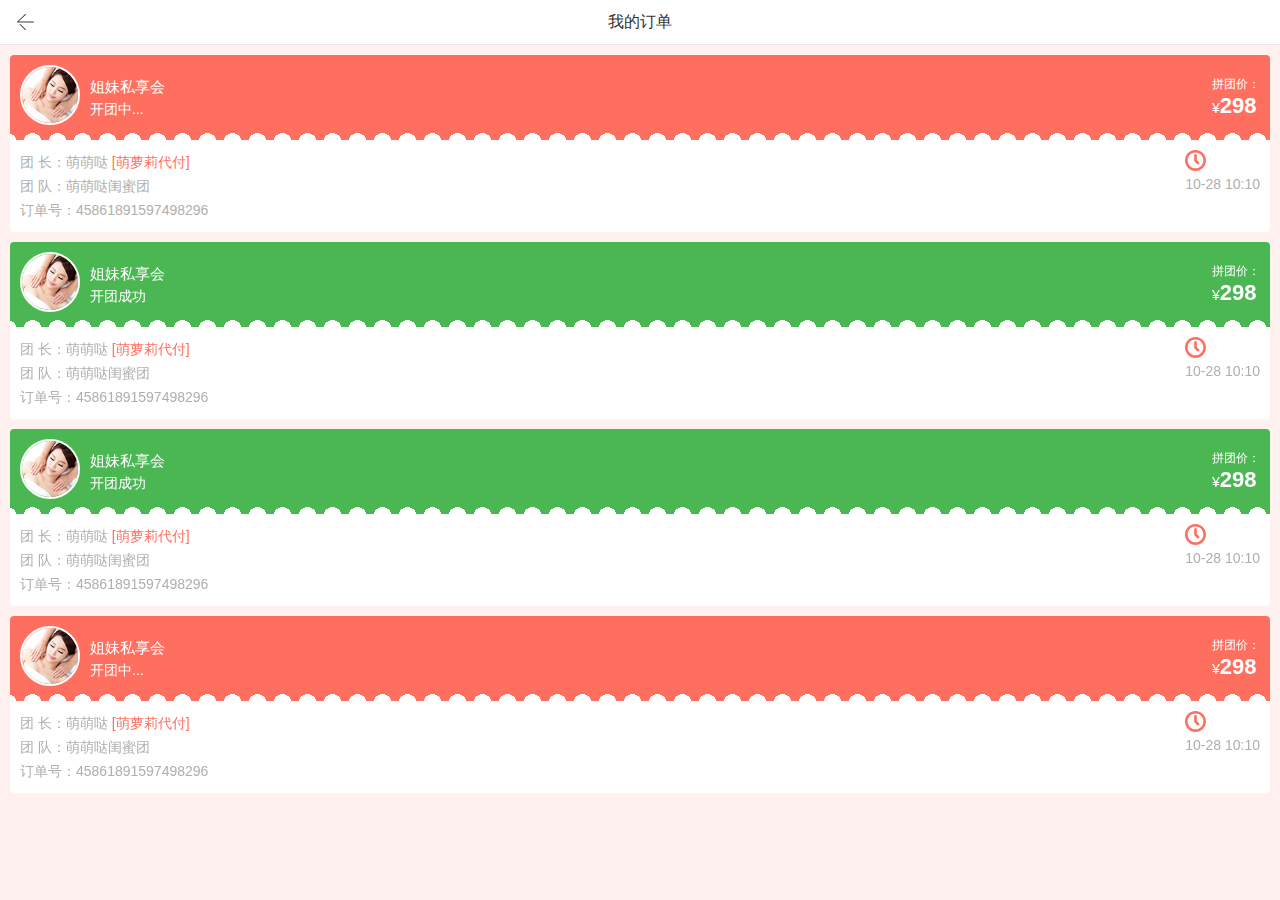
<file: userOrderList.html>
<!DOCTYPE html>
<html>
<head>
<meta charset="utf-8">
<meta name="viewport" content="width=device-width, initial-scale=1.0, maximum-scale=1.0, minimum-scale=1.0, user-scalable=no">
<meta http-equiv="Content-Type" content="text/html; charset=utf-8" />
<meta name="format-detection" content="telephone=no" searchtype="map">
<meta name="apple-mobile-web-app-status-bar-style" content="black" />
<meta name="msapplication-tap-highlight" content="no">
<meta name="apple-mobile-web-app-capable" content="yes">
<title>我的团购</title>
<meta name="description" content="">
<meta name="keyword" content="">
<link rel="stylesheet" href="css/base.css" />
<link rel="stylesheet" href="css/store.css" />
<script type="text/javascript" src="js/jquery-1.11.0.min.js" ></script>
<script type="text/javascript" src="js/mui.min.js" ></script>
</head>
<body>
<!-- 公共头部  开始-->
<header class="topHead displayBox">
	<span class="back mui-action-back" title="返回上一页"></span>
	<h4 class="boxflex">我的订单</h4>
</header>
<!-- 公共头部  结束-->
<!-- 用户订单列表主体  开始-->
<section class="mui-content mui-scroll-wrapper scrollY scrollTp45 userOrderBox">
	<div class="mui-scroll" id="dataScroll">
		<div class="padAll10 orderAllList">
			<div class="backWhite orderList">
				<dl class="displayBox basisInfo redBg">
					<dt><img src="images/item1.png" ></dt>
					<dd class="boxflex">
						<h2>姐妹私享会</h2>
						<h3>开团中...</h3>
					</dd>
					<dd class="userOrderdd">
						<h4>拼团价：</h4>
						<h5><i>¥</i>298</span></h5>
					</dd>
				</dl>
				<dl class="displayBox payWayTime">
					<dt class="boxflex">
						<h4>团 长：萌萌哒 <i>[萌萝莉代付]</i></h4>
						<h5>团 队：萌萌哒闺蜜团</h5>
					</dt>
					<dd>
						10-28 10:10
					</dd>
				</dl>
				<p>订单号：45861891597498296</p>
			</div>
			
			<div class="backWhite orderList">
				<dl class="displayBox basisInfo greenBg">
					<dt><img src="images/item1.png" ></dt>
					<dd class="boxflex">
						<h2>姐妹私享会</h2>
						<h3>开团成功</h3>
					</dd>
					<dd class="userOrderdd">
						<h4>拼团价：</h4>
						<h5><i>¥</i>298</span></h5>
					</dd>
				</dl>
				<dl class="displayBox payWayTime">
					<dt class="boxflex">
						<h4>团 长：萌萌哒 <i>[萌萝莉代付]</i></h4>
						<h5>团 队：萌萌哒闺蜜团</h5>
					</dt>
					<dd>
						10-28 10:10
					</dd>
				</dl>
				<p>订单号：45861891597498296</p>
			</div>
			
			<div class="backWhite orderList">
				<dl class="displayBox basisInfo greenBg">
					<dt><img src="images/item1.png" ></dt>
					<dd class="boxflex">
						<h2>姐妹私享会</h2>
						<h3>开团成功</h3>
					</dd>
					<dd class="userOrderdd">
						<h4>拼团价：</h4>
						<h5><i>¥</i>298</span></h5>
					</dd>
				</dl>
				<dl class="displayBox payWayTime">
					<dt class="boxflex">
						<h4>团 长：萌萌哒 <i>[萌萝莉代付]</i></h4>
						<h5>团 队：萌萌哒闺蜜团</h5>
					</dt>
					<dd>
						10-28 10:10
					</dd>
				</dl>
				<p>订单号：45861891597498296</p>
			</div>
			
			<div class="backWhite orderList">
				<dl class="displayBox basisInfo redBg">
					<dt><img src="images/item1.png" ></dt>
					<dd class="boxflex">
						<h2>姐妹私享会</h2>
						<h3>开团中...</h3>
					</dd>
					<dd class="userOrderdd">
						<h4>拼团价：</h4>
						<h5><i>¥</i>298</span></h5>
					</dd>
				</dl>
				<dl class="displayBox payWayTime">
					<dt class="boxflex">
						<h4>团 长：萌萌哒 <i>[萌萝莉代付]</i></h4>
						<h5>团 队：萌萌哒闺蜜团</h5>
					</dt>
					<dd>
						10-28 10:10
					</dd>
				</dl>
				<p>订单号：45861891597498296</p>
			</div>
			
		</div>
		 <!-- 上拉加载提示    开始-->
			<div class="loadmore"><span class="loading"></span><span class="loadTip">上拉显示更多</span></div>
		 <!-- 上拉加载提示     结束-->
		 
	</div>
</section>
<!-- 用户订单列表主体  结束-->


<script type="text/javascript" src="js/public.js" ></script>
<script type="text/javascript" >
	function pullDownAction(){
		console.log("上拉加载")
	}
	
</script>

</body>
</html>
</file>
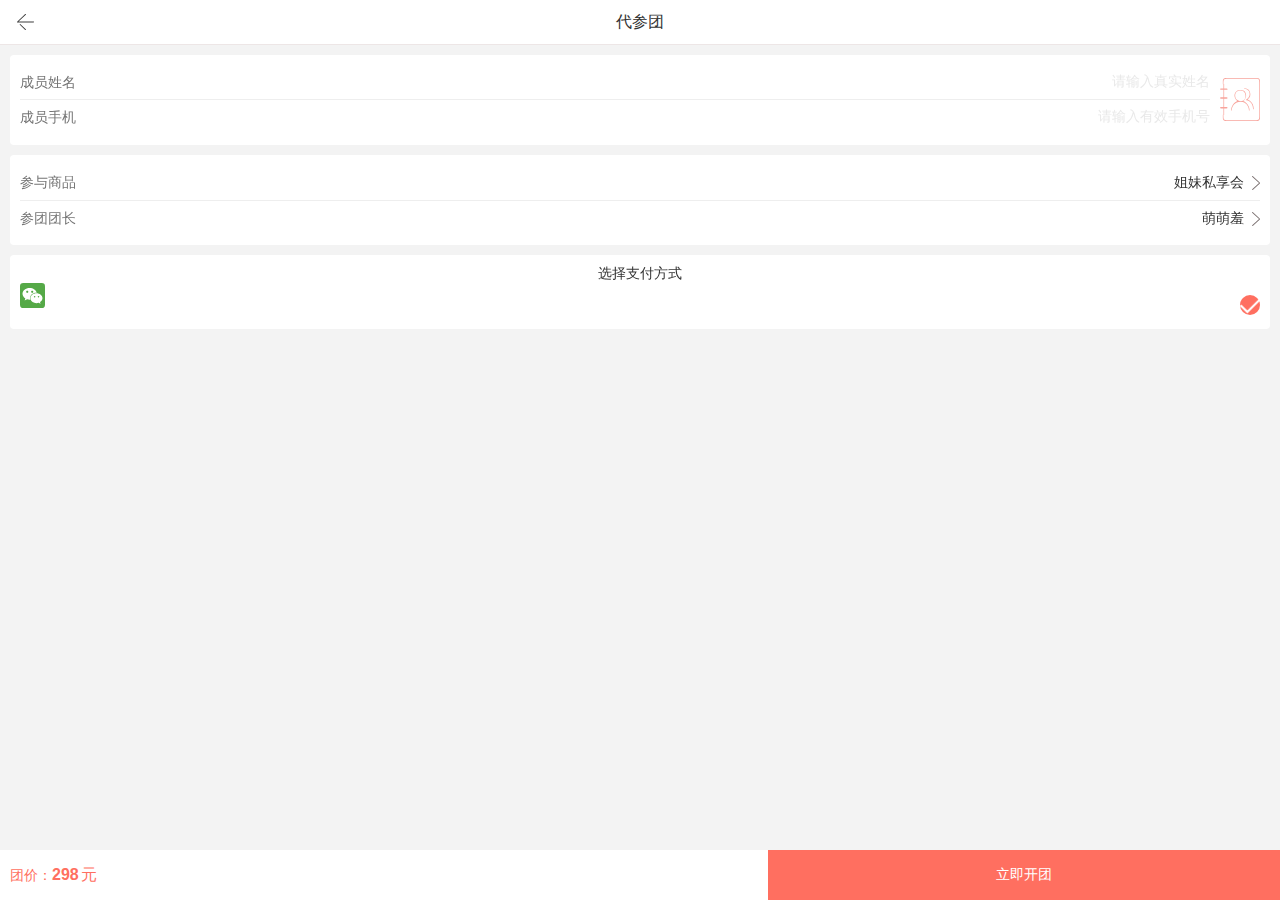
<file: waitJoin.html>
<!DOCTYPE html>
<html>
<head>
<meta charset="utf-8">
<meta name="viewport" content="width=device-width, initial-scale=1.0, maximum-scale=1.0, minimum-scale=1.0, user-scalable=no">
<meta http-equiv="Content-Type" content="text/html; charset=utf-8" />
<meta name="format-detection" content="telephone=no" searchtype="map">
<meta name="apple-mobile-web-app-status-bar-style" content="black" />
<meta name="msapplication-tap-highlight" content="no">
<meta name="apple-mobile-web-app-capable" content="yes">
<title>拓留锁-代参团</title>
<meta name="description" content="">
<meta name="keyword" content="">
<link rel="stylesheet" href="css/base.css" />
<link rel="stylesheet" href="css/waitStyle.css" />
<script type="text/javascript" src="js/jquery-1.11.0.min.js" ></script>
<script type="text/javascript" src="js/mui.min.js" ></script>
</head>
<body>
<!-- 公共头部  开始-->
<header class="topHead displayBox">
	<span class="back mui-action-back" title="返回上一页"></span>
	<h4 class="boxflex">代参团</h4>
</header>
<!-- 公共头部  结束-->
<!-- 代参团主体  开始-->
<section class="mui-content mui-scroll-wrapper scrollY scrollTp45 scrollBt50">
	<div class="mui-scroll padAll10" >
		 <div class="backWhite displayBox mgbt10 inputBox">
		 	<ul class="boxflex">
				<li>
					<label>成员姓名</label>
					<input type="text" class="textRight" id="userName" value="" placeholder="请输入真实姓名" />
				</li>
				<li>
					<label>成员手机</label>
					<input type="tel" maxlength="11" class="textRight" id="userPhone" value=""  placeholder="请输入有效手机号"/>
				</li>
		 	</ul>
		 	<cite class="userlist"></cite>
		 </div>
		 
		 <div class="backWhite mgbt10 padAll10 joinItem">
		 	<ul>
		 		<li class="displayBox">
		 			<label>参与商品</label>
		 			<span class="boxflex">姐妹私享会</span>
		 		</li>
		 		<div class="joinName hide" id="joinName">
		 			<h3 class="cur">姐妹私享会</h3>
		 			<h3>姐妹私享会1</h3>
		 		</div>
		 		<li class="displayBox">
		 			<label>参团团长</label>
		 			<span class="boxflex">萌萌羞</span>
		 		</li>
		 		<div class="joinName hide" id="joinLeader">
	 				<span class="cur">萌萌哒[3缺1]</span>
	 				<span>萌萌哒[3缺1]2</span>
	 				<span>萌萌哒[3缺1]3</span>
	 				<span>萌萌哒[3缺1]4</span>
		 		</div>
		 	</ul>
		 	
		 </div>
		 
		 <div class="backWhite mgbt10 padAll10">
		 	<h3 class="txtCenter">选择支付方式</h3>
		 	<ul class="payway">
		 		<li class="cur"></li>
		 	</ul>
		 </div>
		 
	</div>
</section>
<!-- 代参团主体  结束-->

<footer class="startNowBox">
	<span>团价：<i><b>298</b>元</i></span>
	<button>立即开团</button>
</footer>


<script type="text/javascript" src="js/public.js" ></script>
<script type="text/javascript" src="js/waitJoin.js" ></script>
<script type="text/javascript" src="js/mui.indexedlist.js" ></script>
<script type="text/javascript" src="js/memberListPop.js" ></script>

</body>
</html>
</file>
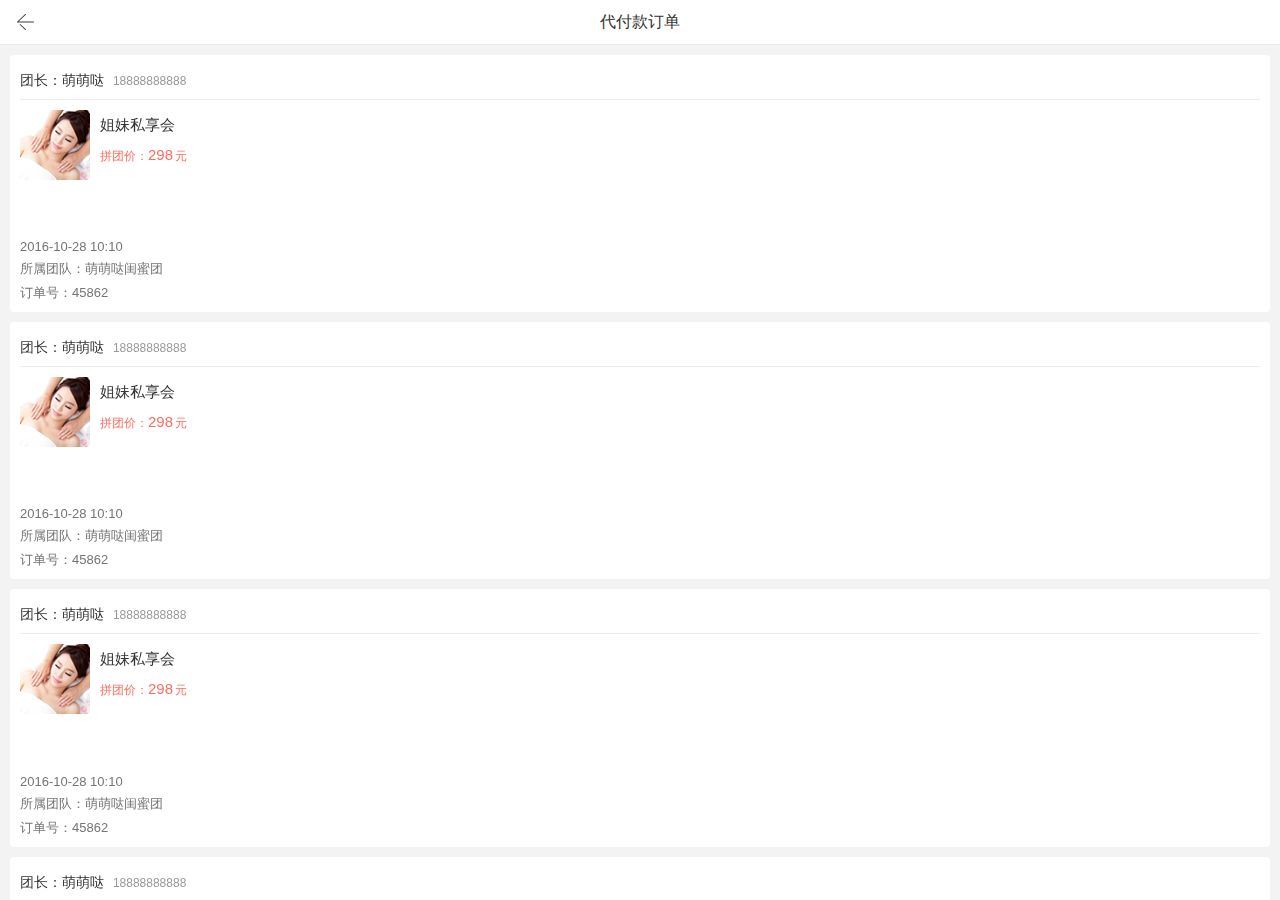
<file: waitPayList.html>
<!DOCTYPE html>
<html>
<head>
<meta charset="utf-8">
<meta name="viewport" content="width=device-width, initial-scale=1.0, maximum-scale=1.0, minimum-scale=1.0, user-scalable=no">
<meta http-equiv="Content-Type" content="text/html; charset=utf-8" />
<meta name="format-detection" content="telephone=no" searchtype="map">
<meta name="apple-mobile-web-app-status-bar-style" content="black" />
<meta name="msapplication-tap-highlight" content="no">
<meta name="apple-mobile-web-app-capable" content="yes">
<title>拓留锁-代付款订单</title>
<meta name="description" content="">
<meta name="keyword" content="">
<link rel="stylesheet" href="css/base.css" />
<link rel="stylesheet" href="css/waitStyle.css" />
<script type="text/javascript" src="js/jquery-1.11.0.min.js" ></script>
<script type="text/javascript" src="js/mui.min.js" ></script>
</head>
<body>
<!-- 公共头部  开始-->
<header class="topHead displayBox">
	<span class="back mui-action-back" title="返回上一页"></span>
	<h4 class="boxflex">代付款订单</h4>
</header>
<!-- 公共头部  结束-->
<!-- 代付款订单主体  开始-->
<section class="mui-content mui-scroll-wrapper scrollY scrollTp45">
	<div class="mui-scroll padAll10" id="dataScroll">
		 <div class="backWhite mgbt10 padAll10 chooseItem">
		 	<h2 class="borderBot">
		 		<span>团长：<b>萌萌哒</b></span>
		 		<i>18888888888</i>
		 	</h2>
		 	<a href="details.html">
		 		<dl class="displayBox no">
			 		<dt>
			 			<img src="images/item1.png" />
			 		</dt>
			 		<dd class="boxflex">
			 			<h3>姐妹私享会</h3>
			 			<p>拼团价：<i>298</i>元</p>
			 		</dd>
			 	</dl>
		 	</a>
		 	<p>2016-10-28 10:10</p>
		 	<h4>所属团队：<i>萌萌哒闺蜜团</i></h4>
			<p>订单号：<i>45862</i></p>		 	
		 </div>
		 
		 <div class="backWhite mgbt10 padAll10 chooseItem">
		 	<h2 class="borderBot">
		 		<span>团长：<b>萌萌哒</b></span>
		 		<i>18888888888</i>
		 	</h2>
		 	<a href="details.html">
		 		<dl class="displayBox no">
			 		<dt>
			 			<img src="images/item1.png" />
			 		</dt>
			 		<dd class="boxflex">
			 			<h3>姐妹私享会</h3>
			 			<p>拼团价：<i>298</i>元</p>
			 		</dd>
			 	</dl>
		 	</a>
		 	<p>2016-10-28 10:10</p>
		 	<h4>所属团队：<i>萌萌哒闺蜜团</i></h4>
			<p>订单号：<i>45862</i></p>		 	
		 </div>
		 
		 <div class="backWhite mgbt10 padAll10 chooseItem">
		 	<h2 class="borderBot">
		 		<span>团长：<b>萌萌哒</b></span>
		 		<i>18888888888</i>
		 	</h2>
		 	<a href="details.html">
		 		<dl class="displayBox no">
			 		<dt>
			 			<img src="images/item1.png" />
			 		</dt>
			 		<dd class="boxflex">
			 			<h3>姐妹私享会</h3>
			 			<p>拼团价：<i>298</i>元</p>
			 		</dd>
			 	</dl>
		 	</a>
		 	<p>2016-10-28 10:10</p>
		 	<h4>所属团队：<i>萌萌哒闺蜜团</i></h4>
			<p>订单号：<i>45862</i></p>		 	
		 </div>
		 
		 <div class="backWhite mgbt10 padAll10 chooseItem">
		 	<h2 class="borderBot">
		 		<span>团长：<b>萌萌哒</b></span>
		 		<i>18888888888</i>
		 	</h2>
		 	<a href="details.html">
		 		<dl class="displayBox no">
			 		<dt>
			 			<img src="images/item1.png" />
			 		</dt>
			 		<dd class="boxflex">
			 			<h3>姐妹私享会</h3>
			 			<p>拼团价：<i>298</i>元</p>
			 		</dd>
			 	</dl>
		 	</a>
		 	<p>2016-10-28 10:10</p>
		 	<h4>所属团队：<i>萌萌哒闺蜜团</i></h4>
			<p>订单号：<i>45862</i></p>		 	
		 </div>
		 
		 <!-- 上拉加载提示    开始-->
			<div class="loadmore"><span class="loading"></span><span class="loadTip">上拉显示更多</span></div>
		 <!-- 上拉加载提示     结束-->
		 
	</div>
</section>
<!-- 代付款订单主体  结束-->

<script type="text/javascript" src="js/public.js" ></script>
<script type="text/javascript" src="js/waitPayList.js" ></script>

</body>
</html>
</file>
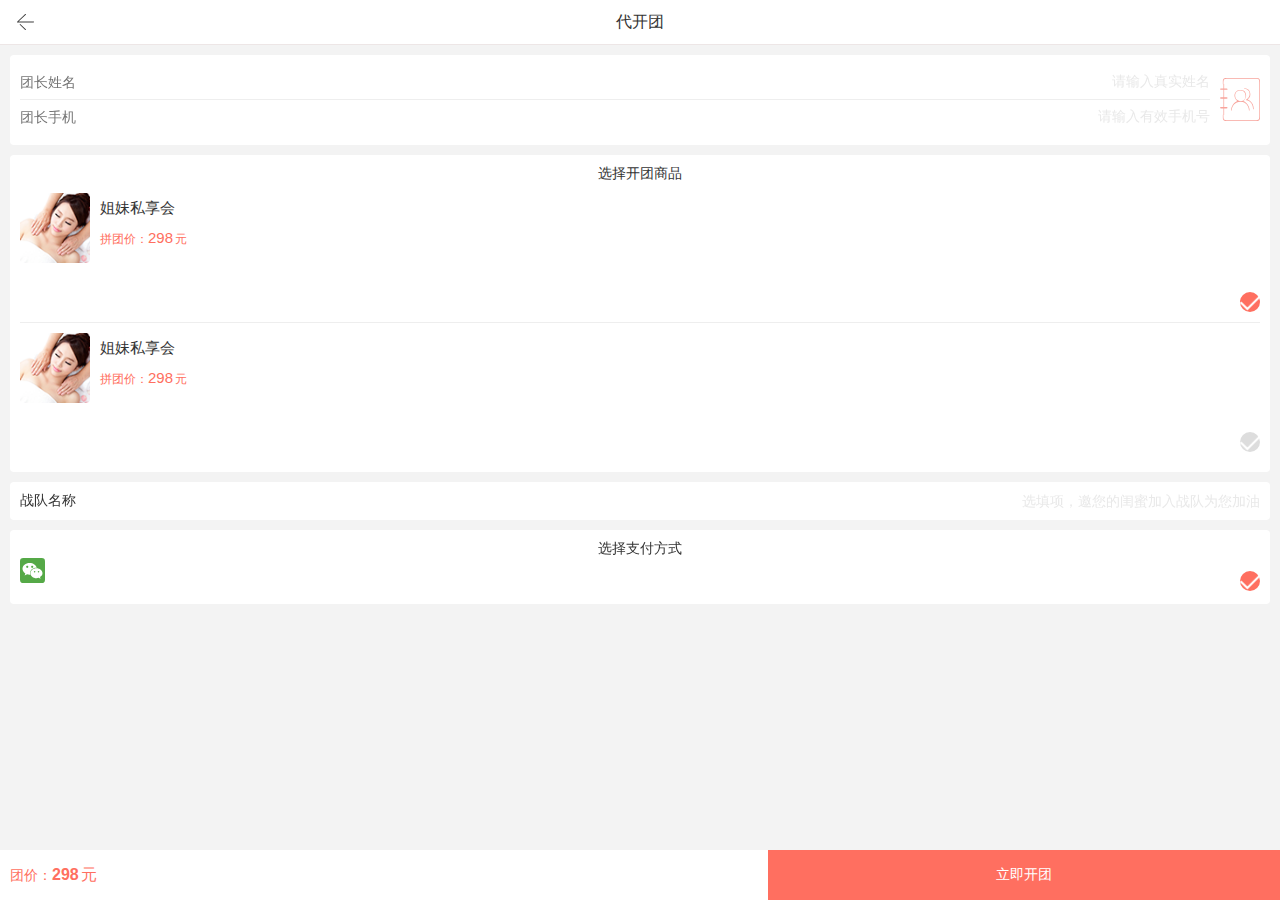
<file: waitStart.html>
<!DOCTYPE html>
<html>
<head>
<meta charset="utf-8">
<meta name="viewport" content="width=device-width, initial-scale=1.0, maximum-scale=1.0, minimum-scale=1.0, user-scalable=no">
<meta http-equiv="Content-Type" content="text/html; charset=utf-8" />
<meta name="format-detection" content="telephone=no" searchtype="map">
<meta name="apple-mobile-web-app-status-bar-style" content="black" />
<meta name="msapplication-tap-highlight" content="no">
<meta name="apple-mobile-web-app-capable" content="yes">
<title>拓留锁-代开团</title>
<meta name="description" content="">
<meta name="keyword" content="">
<link rel="stylesheet" href="css/base.css" />
<link rel="stylesheet" href="css/waitStyle.css" />
<script type="text/javascript" src="js/jquery-1.11.0.min.js" ></script>
<script type="text/javascript" src="js/mui.min.js" ></script>
</head>
<body>
<!-- 公共头部  开始-->
<header class="topHead displayBox">
	<span class="back mui-action-back" title="返回上一页"></span>
	<h4 class="boxflex">代开团</h4>
</header>
<!-- 公共头部  结束-->
<!-- 代开团主体  开始-->
<section class="mui-content mui-scroll-wrapper scrollY scrollTp45 scrollBt50">
	<div class="mui-scroll padAll10" >
		 <div class="backWhite displayBox mgbt10 inputBox">
		 	<ul class="boxflex">
				<li>
					<label>团长姓名</label>
					<input type="text" class="textRight" id="userName" value="" placeholder="请输入真实姓名" />
				</li>
				<li>
					<label>团长手机</label>
					<input type="tel" maxlength="11" class="textRight" id="userPhone" value=""  placeholder="请输入有效手机号"/>
				</li>
		 	</ul>
		 	<cite class="userlist"></cite>
		 </div>
		 
		 <div class="backWhite mgbt10 padAll10 chooseItem">
		 	<h3 class="txtCenter">选择开团商品</h3>
		 	<dl class="displayBox cur">
		 		<dt>
		 			<img src="images/item1.png" />
		 		</dt>
		 		<dd class="boxflex">
		 			<h3>姐妹私享会</h3>
		 			<p>拼团价：<i>298</i>元</p>
		 		</dd>
		 	</dl>
		 	<dl class="displayBox">
		 		<dt>
		 			<img src="images/item1.png" />
		 		</dt>
		 		<dd class="boxflex">
		 			<h3>姐妹私享会</h3>
		 			<p>拼团价：<i>298</i>元</p>
		 		</dd>
		 	</dl>
		 	
		 </div>
		 
		 <div class="backWhite displayBox mgbt10 padAll10">
			<label class="mgright10">战队名称</label>
			<input type="text" class="textRight boxflex" id="teamName" value=""  placeholder="选填项，邀您的闺蜜加入战队为您加油"/>
		 </div>
		 
		 <div class="backWhite mgbt10 padAll10">
		 	<h3 class="txtCenter">选择支付方式</h3>
		 	<ul class="payway">
		 		<li class="cur"></li>
		 	</ul>
		 	
		 </div>
		 
	</div>
</section>
<!-- 代开团主体  结束-->

<footer class="startNowBox">
	<span>团价：<i><b>298</b>元</i></span>
	<button>立即开团</button>
</footer>


<script type="text/javascript" src="js/public.js" ></script>
<script type="text/javascript" src="js/waitStart.js" ></script>
<script type="text/javascript" src="js/mui.indexedlist.js" ></script>
<script type="text/javascript" src="js/memberListPop.js" ></script>

</body>
</html>
</file>
<file: css/index.css>
/*******  首页    ********/
.indexScroll{background: #fff;}

/* 顶部   团长信息 */
.infoTopBox{width: 100%;height:300px;background: url(../images/indexBg.png) no-repeat;background-size: cover;text-align: center;color: #fff;padding: 25% 5% 0 5%;}
.infoTopBox div{width: 60px;height: 60px;margin:  0 auto;border-radius: 50%;overflow: hidden;border: 2px solid #fff;}
.infoTopBox div img{width: 100%;height: 100%;}
.infoTopBox>h3{font-size: 16px;line-height: 30px;}
.infoTopBox>a{border: 2px solid rgba(255,255,255,.8);width: 43%;margin: 0 auto;border-radius:30px;padding-left:3%;color: #fff;display: block;}
.infoTopBox>a:after{content: "";width: 16px;height: 17px;background: url(../images/question.svg) no-repeat 50% 50%;background-size: cover;float: right; margin: 1px 10px 0 0;}

.infoTopBox ul{overflow: hidden;padding-top: 15%;}
.infoTopBox ul li{width: 33%;float: left;position: relative;}
.infoTopBox ul li a{color: #fff;}
.infoTopBox ul li:nth-of-type(2):before{content: ""; border: 1px solid #f55b4e;height: 35px;position: absolute;left: 0;top: 10px;}
.infoTopBox ul li:nth-of-type(2):after{content: ""; border: 1px solid #f55b4e;height: 35px;position: absolute;right: 0;top: 10px;}
.infoTopBox ul li h3{line-height: 24px;font-size: 16px;}
.infoTopBox ul li p{font-size: 12px;}

/* 中间    两个按钮 */
.btnBar{overflow: hidden;border-top: 10px solid #eeeeee;border-bottom: 10px solid #eeeeee;}
.btnBar a{width:33%;float: left;height: 60px;line-height: 60px;text-align: center;font-size: 14px;position: relative; padding-right: 5%;}
/*.btnBar a:first-of-type:after{content: ""; border-right: 1px solid #eeeeee;position: absolute;top: 5px;right: 0;height: 40px;}*/
.btnBar a:first-of-type:before{content: "";width: 20px;height: 20px;background: url(../images/orderIcon.svg) no-repeat center;background-size: cover;float: left;margin-top: 19%;margin-left: 10%;margin-right: 5%;}
.btnBar a:nth-of-type(2):before{content: "";width: 25px;height: 18px;background: url(../images/couponIcon.svg) no-repeat center;background-size: cover;float: left;margin-top: 22%;margin-left: 12%;margin-right: 0%;}
.btnBar a:nth-of-type(3):before{content: "";width: 22px;height: 18px;background: url(../images/teamIcon.svg) no-repeat center;background-size: cover;float: left;margin-top: 22%;margin-left: 6%;margin-right: 6%;}

/*  发布团信息    */
.teamInfoBox>h3{height: 40px;line-height: 35px;text-align: center;font-size: 16px;width: 120px;margin: 0 auto;}
.teamInfoBox>h3:before{content: "";width: 25px;height: 25px;background: url(../images/teaminfoIcon.svg) no-repeat center;background-size: cover;float: left;margin-top: 5px;}

.teamInfoBox .teamInfoImg{border: 1px solid #eee;}
.teamInfoBox .teamInfoImg img{width: 100%;}

.teamInfoBox .teamBtnBox{overflow: hidden;}
.teamInfoBox .teamBtnBox a{width: 50%;float: left;text-align: center;height: 40px;line-height: 40px;padding-right: 10%;}
.teamInfoBox .teamBtnBox a:first-of-type{color: #ff6f60;}
.teamInfoBox .teamBtnBox a:first-of-type:before{content: "";width: 18px;height: 20px;background: url(../images/waitStartIcon.svg) no-repeat;float: left;background-size: cover;margin-top: 9px;margin-left: 36%;}
.teamInfoBox .teamBtnBox a:nth-of-type(2):before{content: "";width: 22px;height: 17px;background: url(../images/lookMoreIcon.svg) no-repeat;float: left;background-size: cover;margin-top: 11px;margin-left:22%;}

/*******  首页 解释说明页面    ********/

.explainBox h2{height: 50px;line-height: 50px;font-size: 18px;background: #ff6c96;color: #fff;text-align: center;margin-bottom: 5px;margin-top: 5px;}
.explainBox h2:not(:first-of-type){margin-top: 10px;}
.explainBox>img{width: 100%;margin-top: 10px;}

.navBar{position: fixed;right: 10px;bottom: 10px;z-index: 2;width: 30%;}
.navIcon{width: 40px;height: 40px;background: #fff;border-radius: 50%;padding: 8px;border: 2px solid #ff6c96;float: right;}
.navIcon img{width: 100%;}
.navBox{margin-bottom: 10px;border: 2px solid rgba(255,108,150,.5);}
.navBox a,h2{display: block;color: #fff;background: #ffa9c2;text-align: center;height: 30px;line-height: 30px;}
.navBox a,.navBox h2:not(:last-of-type){border-bottom:1px solid #fee1e9;}
.navBox h2{border-bottom:1px solid #fee1e9;}


/*三星galaxy*/
@media screen and (min-width:360px){
	.infoTopBox{padding-top: 24%;}
	.infoTopBox ul {padding-top: 10%;}
	.btnBar a{font-size: 15px;}
	.infoTopBox div{width: 70px;height: 70px;}
	.btnBar{border-top: 15px solid #eeeeee;border-bottom: 15px solid #eeeeee;}
	.btnBar a{height: 75px;line-height: 75px;}
	.btnBar a:first-of-type:before{margin-top: 24%;}
	.btnBar a:nth-of-type(2):before{margin-top: 27%;}
	.btnBar a:nth-of-type(3):before{margin-top: 27%;}
	.navIcon{width: 50px;height: 50px;}
	.navBox a,h2{height: 40px;line-height: 40px;}
}
/*iPhone 6*/
@media screen and (min-width:375px){
	.infoTopBox{padding-top: 22%;}
}
/*iPhone 6 Plus*/
@media screen and (min-width:414px){
	.infoTopBox{padding-top: 18%;}
	.infoTopBox ul {padding-top: 10%;}
	.infoTopBox div{width: 80px;height: 80px;}
	.btnBar a:first-of-type:before{margin-top: 18%;width: 26px;height: 26px;margin-left: 14%;margin-right: 5%;}
	.btnBar a:nth-of-type(2):before{margin-top: 21%;width: 30px;height: 22px;margin-left: 14%;margin-right: 0%;}
	.btnBar a:nth-of-type(3):before{margin-top: 20%;width: 28px;height: 24px;margin-left: 14%;margin-right: 5%;}
}
</file>
<file: css/details.css>
/*******  团购详情    ********/

/*  背景    顶部     */
.detailScroll{padding: 0 5%;background:#fef1ef url(../images/detailBg.jpg) no-repeat;background-size: 100%;padding-bottom: 80px;}

.detailTop{text-align: center;color: #ff6f60;margin-top: 42%;}
.detailTop h3{font-size: 12px;}
.detailTop h2,.detailTop h2 i{font-weight: bold;font-size: 16px;line-height: 26px;}

.detailInfo{margin-top: 16%;position: relative;padding: 20px 10px 10px 10px;color: #ff6f60;}
.detailInfo:before{content: "";width: 100%;height: 100%;border: 1px solid #ff6f60;border-radius: 5px;position: absolute;top: 0;left: 0;z-index: -2;}
.detailInfo>img{height: 120%; position: absolute;bottom: 0;right: 0;z-index: -1;}
.detailInfo>div{background: #ff6f60;border-radius: 20px;width: 64%;text-align: center;color: #fff;height: 30px;line-height: 30px;position:absolute;top: -15px;left: 10px;}
.detailInfo>div span:before{content: "|";margin-left: 5px;margin-right: 8px;}
.detailInfo h4{line-height: 26px;}
.detailInfo h3{font-weight: bold;margin-top: 5px;}
.detailInfo p{font-size: 12px;}
.detailInfo h2{line-height: 30px;color: #e64130;margin-top: 5px;}
.detailInfo h2 b{font-size: 18px;font-weight: bold;}

/*  参团闺蜜   */
.joinSister{margin-top: 6%;text-align: center;color: #FF6F60;}
.joinSister h2{font-size: 16px;font-weight: bold;}
.joinSister ul{margin: 4% 0;overflow: hidden;}
.joinSister ul li{width: 21%; margin-left:3%;float: left;font-size: 12px;}
.joinSister ul li div{width: 100%;border: 1px solid #FF6F60;border-radius: 50%;background: url(../images/sisterBg.png) no-repeat center;background-size: 100%;overflow: hidden; position: relative;}
.joinSister ul li div img{width: 100%;height:100%;}
.joinSister ul li div.waitPayUser:before{ content: "等待付款"; color: #f4f4f4; width: 100%; height: 22px; line-height: 22px; text-align: center; position: absolute; left: 0; top: 50%; margin-top: -11px; z-index: 3;}
.joinSister ul li div.waitPayUser:after{ content: ""; background: rgba(0,0,0,.4); width: 100%; height: 100%; display: block; position: absolute; left: 0; top: 0; z-index: 1;}

.joinSister ul li h3{line-height: 30px;width: 100%;height: 30px;overflow: hidden;text-overflow: ellipsis;}


/*   拼团流程     */
.joinStep{margin: 8% 0;text-align: center;}
.joinStep h2{font-size: 16px;font-weight: bold;color: #FF6F60;}
.joinStep ul{margin: 4% 0;overflow: hidden;}
.joinStep ul li{width: 26%;float: left;background: #ff6f60;border-radius: 5px;color: #fff;margin-right: 10%;padding:3% 3% 4% 3%;position: relative;}
.joinStep ul li:last-of-type{margin-right: 0;}
.joinStep ul li:not(:last-of-type):after{content: "";width: 15px;height: 15px;background: url(../images/right.svg) no-repeat 100%;position: absolute;right: -25%;top: 43%;}
.joinStep ul li h3{font-size: 18px;font-weight: bold;border-bottom:2px solid #fff;line-height: 30px;margin-bottom: 10px;}
.joinStep ul li p{font-size: 12px;}
.joinStep>p{text-align: left;color: #ff6f60;font-size: 12px;}

/*   图文详情     */
.imgdetail{width: 46%;margin: 0 auto;color: #ff6f60;font-size: 16px;font-weight: bold;border: 2px solid #ff6f60;border-radius: 30px;height: 33px;line-height: 30px;position: relative;padding-right: 6%;}
.imgdetail:after{content: "";width: 14px;height: 13px;background: url(../images/down.svg) no-repeat;background-size: cover; position: absolute;top: 8px;right: 12%;}
.imgdetail.cur:after{background: url(../images/up.svg) no-repeat;background-size: cover;}
#imgdetailPop{display: none;padding-bottom: 20px;padding-top: 20px;}
#imgdetailPop img{width:100%; max-width:100%;}

/*   底部 开团参团  按钮     */
.startBtnBox{width: 100%;height: 50px;line-height: 50px;position: fixed;left: 0;bottom: 0;z-index:2;overflow: hidden;}
.startBtnBox button{width: 50%;height: 50px;line-height: 50px;font-size: 16px;font-weight: bold;color: #fff;}

.startBtnBox button.startBtn.no{background: #a3a3a3;}
.startBtnBox button.joinBtn.no{background: #c1c1c1;}
.startBtnBox button.startBtn{background: #ff6f60;}
.startBtnBox button.joinBtn{background: #fda096;}



/*.loginPopBox h4{color: #ccc;text-align: center;margin-top: 15px;}
.loginPopBox h4 i{font-size: 16px;}
.loginPopBox h4 span{border: 1px solid #f3f3f3;width: 55px;margin-left: 10px;padding: 1px 0;}
.loginPopBox ul.codelist{overflow: hidden;padding: 0 8%;}
.loginPopBox ul.codelist li{width: 14%;margin: 10% 3%;float: left;border: 1px solid #eee;height: 30px;}
.loginPopBox ul.codelist li.focus{border: 1px solid #bbb;}
.loginPopBox ul.codelist li input{width: 100%;margin:0;border-bottom: none;font-size: 16px;padding: 0;text-align: center;padding: 3px 0;}*/



/*  分享	*/
.shareTip{ width:100%; position:fixed; left:0; top:0; z-index:999; display:none; text-align:right;}
.shareTip img{ width:65%; max-width:299px; margin-right:30px;}

.sharePopBg{ width:100%; height:100%; position:fixed; left:0; top:0; background:rgba(0,0,0,.7); display:none; z-index:90;}


/*三星galaxy*/
@media screen and (min-width:360px){
	.detailTop{margin-top: 43%;}
	.loginPopBox h3{height: 55px;line-height: 55px;font-size: 18px; margin-bottom: 20px;}
	.loginPopBox button{margin-top: 20px;}
	.loginPopBox h4 i {font-size: 18px;}
	.loginPopBox h4 span {width: 60px;padding: 4px 0;}
	.loginPopBox ul.codelist li {margin: 12% 3%;height: 34px;}
	.loginPopBox ul.codelist li input{padding: 5px 0;}
	.regInfo input.send{ font-size:14px;width: 100px;}
	.regInfo:before{right: 138px;}
	.rulePopBox{height: 420px;margin-top: -210px;}
}
/*iPhone 6*/
@media screen and (min-width:375px){

}
/*iPhone 6 Plus*/
@media screen and (min-width:414px){
	.detailTop{margin-top: 44%;}
	.detailTop h2{line-height: 30px;}
}
</file>
<file: css/coupon.css>
/*******  我的红包    ********/

/*  红包列表    */
.couponBox{padding: 6% 5%;}

.openExplanation{ line-height: 20px; text-align: right; padding-bottom: 10px; color: #797979;}
.openExplanation span:before{content: "?";font-size: 14px;margin-right: 3px;background: #ddd;width: 20px;height: 20px;display: inline-block;text-align: center;border-radius: 50%;}

.explainBg{width: 100%;height: 100%;background: rgba(0,0,0,.3);position: fixed;left: 0;top: 0;display: none;z-index: 9;}
.explainBox{width: 100%;min-height: 330px;position: fixed;bottom:-999px;left: 0;z-index: 10;padding-bottom: 15px;background: #fff;}
.explainBox .closeBox{width: 30px;height: 30px;line-height:30px;background: #f3f3f3;text-align: center;border-radius: 50%;border: 1px solid #eaeaea;font-size: 14px;position: absolute;top: -15px;right: 10px;z-index: 12;}
.explainBox .closeBox:before{content: "×";color: #b59b9b;font-size: 22px;font-weight: bold;line-height: 26px;}
.explainMain{margin:10px 15px 30px 15px;}
.explainMain h3{margin: 10px 0;font-weight: bold;}
.explainMain p{font-size: 12px;line-height: 20px;margin-bottom: 5px;color: #666;}
.explainMain p span{color: #333;font-weight: bold;}
.explainMain h4{font-size: 12px;line-height: 20px;margin-bottom: 5px;color: #666;padding-left: 24px;padding-right: 10px;}
.explainClose{width: 70%;height: 40px;line-height: 40px;border: 1px solid #eaeaea;border-radius: 3px;margin: 0 auto;}

.couponList{background: #fff;border-radius: 10px;overflow: hidden;margin-bottom: 6%;}
.couponList dt{width: 30%;color: #fff;text-align: center;position: relative;}
.couponList dt.red{background: #ff6f60;}
.couponList dt.green{background: #4ab752;}
.couponList dt:before{content: "";width: 10px;height: 10px;background: #f3f3f3;border-radius: 50%;position: absolute;top: -5px;right: -5px;}
.couponList dt:after{content: "";width: 10px;height: 10px;background: #f3f3f3;border-radius: 50%;position: absolute;bottom: -6px;right: -5px;}
.couponList dt h3{font-weight: bold;height: 46px;line-height: 60px;font-size: 16px;}
.couponList dt h3 b{font-size: 24px;font-weight: bold;margin-left:2px;}
.couponList dt h4{height: 34px;font-size: 13px;}
.couponList dt span.lineBar{width: 5px;height: 60px;background:url(../images/line.png);position: absolute;top: 10px;right: 0px;}
.couponList dt.green span{background: url(../images/greenline.png);}

.couponList dd{padding: 3% 0% 3% 2%;}
.couponList dd ul{font-size: 12px;color: #979797;}
.couponList dd ul li{line-height: 20px;}
.couponList dd ul li:before{content: "•";float: left;margin-right: 3px;color: #c5c5c5;}

/*******  抢红包    ********/
.grabBox{width: 100%;background: url(../images/grabcouponBg.png);padding-bottom: 50px;}

/*  抢红包     头部     */
.grabTop{position: relative;}
.grabTop img{width: 100%;}
.grabTop h3{width: 40%;background: url(../images/leftcoupon.png) no-repeat;background-size: 100%;height: 26px;line-height: 26px;text-align: center;color: #b50000;position: absolute;top: 73%;left: 30%;}
.grabTop h3 i{margin: 0 2px;}

/*  抢红包     主体     */
.grabMain{padding: 6% 10%;}
.grabMain .grabTimeBox{color: #fae717;text-align: center;}
.grabMain .grabTimeBox span{margin-bottom: 10px;}
.grabMain .grabTimeBox cite i{background: #d43220;margin: 0 2px;color: #fff;font-weight: bold;padding:0 5px;}

.grabMain .grabBtn{width: 125px;height: 50px; margin: 5px auto;background:url(../images/grabBtn.png) no-repeat;background-size: cover;}

.grabListBox{border: 2px dashed #d43220;background: #eb6455;border-radius: 20px;overflow: hidden;margin: 15px 0;text-align: center;position: relative;}
.grabListBox img{width: 55%;margin: 5px 0;}
.grabListBox .rankingInfo{ height:110px; overflow:hidden; position:relative;margin-bottom: 20px;}
.grabListBox ul{border-top: 2px dashed #d43220;margin: 0 4%;padding: 10px 0;}
.grabListBox ul li{color: #fff;overflow: hidden;height: 30px;line-height: 30px;font-size: 13px;}
.grabListBox ul li:not(:last-of-type){border-bottom: 1px dashed #d43220;}
.grabListBox ul li span{width: 50%;float: left;}

/*   活动规则      */
.ruleBox{width: 100%;background: #eb6455;border-radius: 20px;position: relative;margin-top: 40px;}
.ruleBox>img{width: 100%;position: absolute;top: -16px;left: 0;z-index: 2;}
.ruleBox .ruleList{padding: 30px 20px;font-size: 12px;}
.ruleBox .ruleList p{color: #fee8e6;margin-bottom: 10px;}
.ruleBox .ruleList h4{color: #fcff9c;padding:10px 10px 0 10px;}
.ruleBox .ruleList h4 label{margin-right: 5px;}


/*  抢到了   弹层       */
/*.grabYes{width: 240px;height: 300px;position: fixed;top: 50%;left: 50%;z-index: 8;margin-top: -150px;margin-left: -120px;background: url(../images/grabYesBg.png) no-repeat top;background-size: 100%;}*/

.grabPopBg{width: 100%;height: 100%;position: fixed;top:0;left: 0;background: rgba(0,0,0,.6);z-index: 3;display: none;}

.grabPopBox{width: 200px;height: 280px;position: fixed;top: 50%;left: 50%;z-index: 6;margin-top: -140px;margin-left: -100px;background: #f66152;border-radius: 10px;text-align: center;padding:5% 10%;}
.grabPopBox h4{color: #fefb00;margin-top: 5px;}
.grabPopBox h3{color: #fefb00;font-size: 18px;font-weight: bold;line-height: 30px;margin-bottom: 10px;}
.grabPopBox img{width: 100%;}
.grabPopBox p{color: #fff;font-size: 12px;line-height: 28px;}
.grabPopBox .grabYesImg{width: 120%;position: absolute;top: -10%;left: -10%;z-index: 8;}

.grabPopBox .ngImg{width: 60%;}
.grabPopBox .ngTip{font-size: 12px;margin-bottom: 8px;}


/*三星galaxy*/
@media screen and (min-width:360px){
	.couponList dt h3 b {font-size: 26px;}
	.couponList dd {padding: 3% 0% 3% 5%;}
	.couponList dd ul li:before {margin-right: 5px;}
	.grabTop h3{height:30px;line-height: 28px;}
	.grabMain .grabBtn{height: 73px;width: 180px;}
	.grabPopBox{width: 300px;height: 400px;margin-top: -200px;margin-left: -150px;}
	.grabPopBox h4{margin-top:12px;}
	.grabPopBox .ngTip{margin-top:0;}
	.grabListBox .rankingInfo{ height:130px;}
	.explainBox{min-height:440px;}
	.explainMain {margin: 10px 20px 30px 20px;}
}
/*iPhone 6*/
@media screen and (min-width:375px){
}
/*iPhone 6 Plus*/
@media screen and (min-width:414px){
	.couponList dd {padding: 3% 0% 3% 6%;}
	.couponList dd ul li:before {margin-right: 10px;}
	.grabTop h3{height:36px;line-height: 30px;font-size: 16px;}
	.grabMain .grabTimeBox cite i{margin: 0 3px;font-size: 16px;}
	.grabPopBox .ngTip{margin-top:12px;}
	.explainBox{min-height: 455px;}
}
</file>
<file: css/myTeam.css>
/*******  我的团队    ********/

/* 顶部  团队筛选导航  */
.teamNavBox{position: fixed;top: 0;left: 0;z-index: 4;width: 100%;height: 280px;}
.teamNavBox .teamType{padding: 15px 10px 10px 10px;}
.teamNavBox .teamType button{background: #f6eded;border-radius: 3px;width: 28%;height: 30px;display: inline-block;margin: 0 2%;}
.teamNavBox .teamType button.cur{background: #fff;border:1px solid #ff3939;color: #ff3939;}
.teamNavBox h3{color: #827e7e;font-size: 15px;padding: 0 10px 0 15px;position: relative;}
.teamNavBox h3:after{content: "";width: 68%;border-top: 1px solid #eeeeee;display: inline-block;position: absolute;right: 18px; top: 10px;}

.teamListScroll{top: 50px;height: 186px;}
.teamListScroll ul{padding: 0 15px;margin-top: 5px;}
.teamListScroll ul li{line-height: 26px;height: 26px;}
.teamListScroll ul li.cur{color: #ff3939;border-bottom: 1px solid #ff3939;}
.teamListScroll ul li.cur:after{content: "✔";float: right;}

.teamListBtn{position: absolute;bottom: 0;left: 0;width: 100%;height: 40px;line-height: 40px;text-align: center; z-index: 9;}
.teamListBtn button{width: 50%;float: left;line-height: 40px;}
.teamListBtn button:nth-of-type(2){background: #ff3939;color: #fff;}

/* 当前团队名称  */
.curTeamName{position: fixed;top: 45px;left: 0;color: #ff6f60;text-align: center;width: 100%;height: 30px;line-height: 30px;}

/* 团队列表  */
.teamBox h3{height: 48px;line-height: 48px;text-align: center;}
.teamBox h3 i{padding:0 6px 0 8px; height: 18px;line-height:18px;background: #333;color: #fff;margin:0 5px 0 1px;border-radius: 2px;position:relative;font-weight: bold;}
.teamBox h3 i:before{content: "";width: 6px;height: 12px;background: #fff;border-radius: 2px;position:absolute;left: -2px;top: 3px;}
.teamBox h3 b{font-weight: bold;}
.teamBox h3 span{margin-left: 5px;}

/* 团队列表   滑动  */
.teamSlide{width: 100%;height: 130px;}
.teamSlideBox{text-align: center;margin-right:15px;position: relative;}
.teamSlideBox:before{content: "";width: 20px;height: 20px;background: url(../images/telephone.svg) no-repeat;background-size: contain; position: absolute;right: 3px;top: 57px;}
.noTel:before{background:none;}
.teamSlideBox .teamSlideImg{width: 80px;height:80px;border-radius: 4px;overflow: hidden;background: url(../images/waitU.png) no-repeat;background-size: contain;}
.teamSlideBox .teamSlideImg img{width: 100%;height: 100%;}
.teamSlideBox h3{height: 24px;line-height: 28px;overflow: hidden;width: 80px;}
.teamSlideBox p{color:#bebcbc;font-size: 12px;}

/* 团队列表   按钮  */
.teamBar{height: 38px;line-height: 38px;}
.teamBar a,.teamBar button{display: inline-block;width: 50%;text-align: center;float: left;font-size: 15px;}

/* 底部  代开团  */
.waitStart{position: fixed;bottom: 0;left: 0;z-index: 2;background: #eeeeee;width: 100%;height: 50px;padding: 8px;}
.waitStart button{background: #ff3939;color: #fff;width: 60%;height: 34px;border-radius: 3px;margin: 0 auto;font-size: 15px;}

/*******  我的队员  队员列表    ********/
.memberBox button{height: 30px;line-height: 25px;padding-left: 5px;color: #7b7b7b;font-size: 16px;font-weight: bold;}
.memberBox dl dt{width: 35px;height: 35px;border-radius: 50%;overflow: hidden;margin-right: 10px;}
.memberBox dl dt img{width: 100%;}
.memberBox dl dd p{color: #ccc;font-size: 13px;}

.storeTeachTeam{height: 150px;}


/*三星galaxy*/
@media screen and (min-width:360px){
	.waitStart{height: 60px;}
	.waitStart button{height: 44px;}
}
/*iPhone 6*/
@media screen and (min-width:375px){
	
}
/*iPhone 6 Plus*/
@media screen and (min-width:414px){
	
}
</file>
<file: css/store.css>
/*******  首页    ********/
.whiteScroll{background: #fff;}
:before,:after{ display: inline-block;}
.storeInfoShow{ width: 100%; height: 200px; position: relative; overflow: hidden;}
.storeInfoShow .bottomStorePic{width: 120%;position: absolute;top: -68%;left: -10%;-webkit-filter: blur(2px); /* Chrome, Opera */-moz-filter: blur(2px);-ms-filter: blur(2px);filter: blur(2px); z-index: 1;}
.storeInfoShow:after{ content: ""; width: 100%; height: 100%; position: absolute; left: 0; top: 0; z-index: 2; background: rgba(0,0,0,0.2);}
.storeInfoShow dl{width: 100%; position: absolute; left: 0; top: 50%; margin-top: -35px; z-index: 3;}
.storeInfoShow dl dt{ width: 80px; height: 80px; overflow: hidden; border-radius: 50%; margin: 0 auto; border: 3px solid #fff;}
.storeInfoShow dl dt img{ width: 100%; height: 100%;}
.storeInfoShow dl dd{ width: 100%; line-height: 40px; text-align: center; color: #fff;}
.groupButn{ width: 100%; border-radius: 0; display:inline-block;}
.groupButn li{ width: 50%; overflow: hidden; float: left; text-align: center;padding: 15px 0; position: relative;}
.groupButn li span{ font-size: 12px; color: #afafaf; display: block; line-height: 24px; position: relative;}
.groupButn li span:after{ content: ""; border-bottom: 2px solid #afafaf; position: absolute; width: 10%; height: 0; left: 45%; bottom: 0; display: none;}
.groupButn li span img{ height: 24px; display: none; margin: 0 auto;}
.groupButn li cite{ width: 100%; display: block; font-size: 18px; padding-top: 8px; }
.groupButn li cite:nth-of-type(1){ color: #ff7061;}
.groupButn li cite:nth-of-type(2){ color: #ffba60;}
.groupButn li cite:nth-of-type(3){ color: #f7355a;}
.groupButn li cite:nth-of-type(4){ color: #a2d362;}

.groupButn li cite i{ font-size: 12px; color: #afafaf; padding-left: 3px;}
.groupButn li:nth-of-type(1):before
,.groupButn li:nth-of-type(3):before{content: ""; width: 0; height: 50%; position: absolute; right: 0; top: 25%; border-right: 1px solid #eee;}
.groupButn li:nth-of-type(1)
,.groupButn li:nth-of-type(2){ border-bottom: 1px solid #eee;}



/*  发布团信息    */
.teamInfoBox>h3{height: 40px;line-height: 35px;text-align: center;font-size: 16px;width: 120px;margin: 0 auto;}
.groupList{ width: 100%; display: inline-block; background: #fff; border-radius: 4px; padding: 10px;}
.teamInfoBox .groupTitle{ width: 100%; line-height: 40px; text-align: center; font-weight: bold; font-size: 16px; color: #ff7a6d;}
.teamInfoBox .teamInfoImg{width: 100%; display: inline-block;}
.teamInfoBox .teamInfoImg img{width: 100%;}

.teamInfoBox .teamBtnBox{overflow: hidden;}
.teamInfoBox .teamBtnBox a{width: 48%;float: left;text-align: center;height: 34px;line-height: 34px; color: #a2d362; border: 1px solid #a2d362; border-radius: 3px;}
.teamInfoBox .teamBtnBox a:first-of-type{ border: 1px solid #f76b6c; color: #f76b6c; float: right;}

/*	技师现场		*/
.siteInfo{ width: 100%; height: 50px; line-height: 50px; background: #ff6f60; color: #fff;  padding: 0 10px;}
.siteInfo dt,.siteInfo dt cite{ font-weight: bold;}
.siteInfo dd span{ padding: 0 5px;}
/*.siteInfo dd span:before{ content: ""; width: 20px; height: 4px; background: #d7ba55; border-radius: 4px; vertical-align: middle; margin-right: 3px;}
.siteInfo dd span:nth-of-type(2):before{ background: #abdd83;}
.siteInfo dd span:nth-of-type(3):before{ display: none;}*/

.rankingSite{ width: 100%;}
.rankingSite dl{ width: 50%; height: 150px; float: left;overflow: hidden; padding: 10px; text-align: center; border-bottom: 1px dashed #e4e4e4; position: relative;}
.rankingSite dl:nth-child(3n) { border-left: 1px dashed #e4e4e4;}
.rankingSite dl dt{ line-height: 30px; padding-top: 25px;}
.rankingSite dl dt span{ width: 50px; height: 50px; border-radius: 50%; overflow: hidden; display: block;}
.rankingSite dl dt span img{ width: 100%; height: 100%;}
.rankingSite dl dd{ font-size: 12px; position: relative; margin-left: 10px;}
.rankingSite dl dd cite{ position: absolute; left: 0; bottom: 0; width: 50%; color: #d7ba55;}
.rankingSite dl dd cite:nth-of-type(2){ left: 50%; color: #abdd83;}
.rankingSite dl dd b{ font-size: 16px; line-height: 20px;}
.rankingSite dl dd span{ width: 6px; margin: 0 auto; display: block; border-radius: 3px; max-height: 90px; overflow: hidden;}
.rankingSite dl dd span em{ width: 100%;background: #d7ba55; display: block;}
.rankingSite dl dd i{ line-height: 20px;}
.rankingSite dl dd cite:nth-of-type(2) span em{ background: #abdd83;}

.rankingSite dl:nth-of-type(1){ width: 100%; height: 100px; }
.rankingSite dl:nth-of-type(1) dt{ padding-top: 0;}
.rankingSite dl:nth-of-type(1) dd cite{ width: 80%; padding-top: 15px; left: 0; text-align: left; bottom: 50%; margin-bottom:0px ; overflow: hidden;}
.rankingSite dl:nth-of-type(1) dd cite:nth-of-type(2){ margin-bottom: -33px;}
.rankingSite dl:nth-of-type(1) dd cite span{ width: auto; height: 6px; margin: initial; display: inline-block;}
.rankingSite dl:nth-of-type(1) dd cite i
,.rankingSite dl:nth-of-type(1) dd cite b{ position: absolute; left: 40px; top: 0;}
.rankingSite dl:nth-of-type(1) dd cite i{ left: 0;}
.rankingSite dl:nth-of-type(1) dd cite em{width: auto; height: 6px;}

.rankingSite dl:nth-of-type(1):before
,.rankingSite dl:nth-of-type(2):before
,.rankingSite dl:nth-of-type(3):before{ content: ""; width: 25px; height: 28px; background-size: cover; background-image: url(../images/firstPlace.svg); position: absolute; right: 5px; top: 0;}
.rankingSite dl:nth-of-type(1):before{ width: 35px; height: 39px;}
.rankingSite dl:nth-of-type(2):before{ background-image: url(../images/secPlace.svg);}
.rankingSite dl:nth-of-type(3):before{ background-image: url(../images/threePlace.svg);}

/*	订单	*/
.orderListScroll{ height: 180px;}
.teamNavBox{position: fixed;top: 45px;left: 0;z-index: 4;width: 100%;height: 235px; border-radius: 0;}
.teamNavBox .teamType{padding: 15px 10px 10px 10px;}
.teamNavBox .teamType button{background: #f6eded;border-radius: 3px;width: 28%;height: 30px;display: inline-block;margin: 0 2%;}
.teamNavBox .teamType button.cur{background: #fff;border:1px solid #ff3939;color: #ff3939;}

.teamNavBox h3{color: #827e7e;font-size: 15px;padding: 0 10px 0 15px;position: relative;}
.teamNavBox h3:after{content: "";width: 68%;border-top: 1px solid #eeeeee;display: inline-block;position: absolute;right: 18px; top: 10px;}

.teamListScroll{margin-top: 10px;}
.teamListScroll ul{padding: 0 15px;}
.teamListScroll ul li{ width:40%; margin: 0 5%; float: left; line-height: 26px;height: 26px;}
.teamListScroll ul li.cur{color: #ff3939;border-bottom: 1px solid #ff3939;}
.teamListScroll ul li.cur:after{content: "✔";float: right;}

.teamListBtn{position: absolute;bottom: 0;left: 0;width: 100%;height: 40px;line-height: 40px;text-align: center;}
.teamListBtn button{width: 50%;float: left;line-height: 40px;}
.teamListBtn button:nth-of-type(2){background: #ff3939;color: #fff;}

.orderTotal{ width: 100%; border-bottom: 1px solid #e5e5e5; padding:10px 0 ; display: inline-block;}
.orderTotal li{ width: 33.3%; float: left; text-align: center; font-size: 12px; color: #afafaf;}
.orderTotal li span{ font-size: 18px; color: #ff6f60; display: block;}

.orderTotalMoney{ width: 100%; clear: both; text-align: center;}
.orderTotalMoney span{ color: #ff6f60; line-height: 30px; font-size: 17px;}


.orderList{ width: 100%;margin-bottom: 10px;}
.orderList:last-child { margin-bottom: 0;}
.orderList dl.basisInfo{ background: #ff6f60; padding: 10px 10px 15px; color: #fff; position: relative; }
.orderList dl.basisInfo:after{ content: ""; width: 100%; background-image:-webkit-gradient(radial,50% 0,8,50% 0 ,10,from(#fff),color-stop(50%, #fff),color-stop(50%, #ff6f60),to(#ff6f60)); position: absolute; left: 0; bottom: 0;  height: 10px; background-size:25px 12px; background-repeat:repeat-x; background-position:0 100%; transform: rotate(-180deg);-ms-transform:rotate(-180deg);-moz-transform:rotate(-180deg);
-webkit-transform:rotate(-180deg);-o-transform:rotate(-180deg);}

.orderList:nth-child(2n) dl.basisInfo{ background: #4ab752;}
.orderList:nth-child(2n) dl.basisInfo:after{background-image:-webkit-gradient(radial,50% 0,8,50% 0 ,10,from(#fff),color-stop(50%, #fff),color-stop(50%, #4ab752),to(#4ab752));}

.orderList dl.basisInfo dt{ width: 60px; height: 60px; border-radius: 50%; overflow: hidden; border: 2px solid #fff;}
.orderList dl.basisInfo dt img{ width: 100%; height: 100%;}
.orderList dl.basisInfo dd:nth-of-type(1){ padding: 0 10px;}
.orderList dl.basisInfo dd h2{ line-height: 24px; padding-top: 10px; font-size: 15px;}
.orderList dl.basisInfo dd h3{ line-height: 20px;}
.orderList dl.basisInfo dd h4{ padding-top: 10px; font-size: 12px; line-height: 18px;}
.orderList dl.basisInfo dd h5{ font-size: 20px;}
.orderList dl.basisInfo dd h5 i{ font-size: 14px;}

.payWayTime{ width: 100%; padding: 10px; color: #afafaf;}
.payWayTime dt{ line-height: 24px;}
.payWayTime dt h3{height: 20px;width: 80%;overflow: hidden;}
.payWayTime dd{ padding-left: 10px; line-height: 27px;}
.payWayTime dd:before{ content: ""; width: 21px; height: 21px; background-image: url(../images/time.svg); background-size: cover; display: block;}

/*	用户 订单列表  	*/
.userOrderBox{background: #fef1ef;}
.payWayTime dt h4 i{color: #ff6f60;}
.orderList p{color: #afafaf;margin: -6px 0 12px 0;padding: 0 10px;}
.userOrderdd h4{margin-top: 0;}
.orderList dl.basisInfo dd.userOrderdd h5{ font-size: 22px;font-weight: bold;}
.orderList dl.basisInfo.redBg{ background: #ff6f60; }
.orderList dl.basisInfo.greenBg{ background: #4ab752; }
.orderList dl.basisInfo.redBg:after{background-image:-webkit-gradient(radial,50% 0,8,50% 0 ,10,from(#fff),color-stop(50%, #fff),color-stop(50%, #ff6f60),to(#ff6f60));}
.orderList dl.basisInfo.greenBg:after{background-image:-webkit-gradient(radial,50% 0,8,50% 0 ,10,from(#fff),color-stop(50%, #fff),color-stop(50%, #4ab752),to(#4ab752));}


/*三星galaxy*/
@media screen and (min-width:360px){
	.rankingSite dl dd cite{width: 38%;}
}
/*iPhone 6*/
@media screen and (min-width:375px){
	
}
/*iPhone 6 Plus*/
@media screen and (min-width:414px){
	
}
</file>
<file: css/waitStyle.css>
/*******  代开团    ********/

/* 顶部  团长姓名 手机  */
.inputBox{position: relative;}
.inputBox cite.userlist {width: 60px;height: 90px;background:url(../images/telbook.svg) no-repeat 50% 50%;background-size: 66%; display: block;}
.inputBox ul{padding: 10px 0 10px 10px;}
.inputBox ul li{height: 35px;line-height: 34px;}
.inputBox ul li:not(:last-of-type){border-bottom: 1px solid #eee;} 
.inputBox ul li label{color: #757575;}
.inputBox ul li input{float: right;margin: 8px 0 5px 0;}

/*  选择开团商品     */
.chooseItem dl{margin-top: 10px;padding-bottom: 10px;}
.chooseItem dl:not(:last-of-type){border-bottom: 1px solid #eeeeee;}
.chooseItem dl:after{content: "";background:url(../images/graygou.svg) no-repeat 66%;color: #fff;font-size: 16px;border-radius: 50%; width: 20px;height: 20px;display: block;text-align: center;line-height: 20px;margin-top: 8%;}
.chooseItem dl.no:after{background: none;}
.chooseItem dl.cur:after{content: "";background:url(../images/gou.svg) no-repeat 66%;color: #fff;font-size: 16px;border-radius: 50%; width: 20px;height: 20px;display: block;text-align: center;line-height: 20px;margin-top: 8%;}
.chooseItem dl dt{width: 70px;height: 70px;border-radius: 3px;overflow: hidden;margin-right: 10px;}
.chooseItem dl dt img{width: 100%;height: 100%;}

.chooseItem dl dd{line-height: 30px;}
.chooseItem dl dd h3{font-size: 15px;}
.chooseItem dl dd p{font-size: 12px;color: #ff6f60;}
.chooseItem dl dd p i{font-size: 15px;margin-right: 2px;}

/*  支付方式     */
.payway li{height: 36px;line-height: 30px;}
.payway li:before{content: "";background: url(../images/WeChat.svg) no-repeat;background-size: contain; width: 25px;height: 25px;display: inline-block}
.payway li:after{content: "";background:url(../images/gou.svg) no-repeat 66%;color: #fff;font-size: 16px;border-radius: 50%; width: 20px;height: 20px;display: inline-block;    text-align: center;line-height: 20px;margin-top: 1%;float: right;}

/* 底部  立即开团  */
.startNowBox{position: fixed;bottom: 0;left: 0;width: 100%;background: #fff;height: 50px;line-height: 50px;}
.startNowBox span{color: #ff6f60;margin-left: 10px;}
.startNowBox span i{font-size: 16px;}
.startNowBox span i b{font-weight: bold;margin-right: 2px;}
.startNowBox button{float: right;height: 50px;background: #ff6f60;color: #fff;width: 40%;}

/*******  代参团    ********/

/*  参与 项目   */
.joinItem ul li{height: 35px;line-height: 35px;position: relative;}
.joinItem ul li:last-of-type{border-top:  1px solid #eeeeee;}
.joinItem ul li label{color: #757575;}
.joinItem ul li span{text-align: right;}
.joinItem ul li span:after{content: "";background: url(../images/rightArrow.svg) no-repeat right;width: 16px;height: 20px;float: right; background-size: 48%;margin-top: 8px;}
.joinItem ul li span.cur:after{background-image: url(../images/downArrow.svg);background-size: 80%;}

.joinItem .joinName{padding: 2px 10px 8px 10px;font-size: 13px;line-height: 35px;overflow: hidden;}
.joinItem .joinName h3.cur{color: #ff6f60;}

.joinItem .joinName span{width: 50%;float: left;}
.joinItem .joinName span.cur{color: #ff6f60;}

/*******  代 付款订单    ********/
.chooseItem h2{height: 30px;line-height: 30px;}
.chooseItem h2 i{color: #999999;font-size: 12px;margin-left: 5px;}
.chooseItem h4
,.chooseItem p{color: #757575;font-size: 13px;}
.chooseItem h4{line-height: 30px;}

/*三星galaxy*/
@media screen and (min-width:360px){
	.chooseItem h2{height: 35px;}
}
/*iPhone 6*/
@media screen and (min-width:375px){
	
}
/*iPhone 6 Plus*/
@media screen and (min-width:414px){
	
}
</file>
<file: css/base.css>
@charset "utf-8";
/* CSS Document */
/****************
 * @description :拓留锁
 * @author   :chenlili
 * @date     :2016-10-29
 ****************/
/*css reset*/
*{margin:0; padding:0; border:0; outline:0; box-sizing:border-box; -webkit-box-sizing:border-box; -moz-box-sizing:border-box; -ms-box-sizing:border-box; -o-box-sizing:border-box;}
html,body{ overflow-x:hidden;-ms-touch-action: none;}
html,body,form,fieldset,p,div,h1,h2,h3,h4,h5,h6{-webkit-text-size-adjust:none}
article,aside,details,figcaption,figure,footer,header,hgroup,menu,nav,section{display:block;clear:both;}
body{ font-family:"Microsoft YaHei", "微软雅黑", Helvetica, Tahoma; color:#333; background:#f3f3f3; font-size:14px; -webkit-text-size-adjust:none; -webkit-tap-highlight-color:rgba(0,0,0,0); -webkit-tap-highlight-color:transparent;}
h1,h2,h3,h4,h5,h6{font-size:100%; font-weight:normal}
i,span,em,cite,dl,dt,dd,span,b{ font-style:normal; font-weight: normal; display: inline-block;}
dt,dd{ display:block;}
form{display:inline}
textarea{resize:none}
table { border-collapse:collapse; border-spacing:0}
ul,ol,li{list-style:none}
input,select,button,textarea{font-family:"Microsoft YaHei", "微软雅黑", Helvetica, Tahoma;font-size:100%; vertical-align:middle;outline:none; -webkit-tap-highlight-color:transparent; display: block;}
button,input[type="button"],input[type="reset"],input[type="submit"] {cursor:pointer;-webkit-appearance:button;-moz-appearance:button; background: none; border: 0;}
input:focus:-moz-placeholder,input:focus:-webkit-input-placeholder {color:transparent}
button:-moz-focus-inner,input:-moz-focus-inner { background: none; padding:0; border:0}
a{text-decoration:none; color:#333}
a:hover{/*color:#ff5001;*/ text-decoration:none;}
img{border:0;-ms-interpolation-mode:bicubic;}
.ellipsis { white-space:nowrap; text-overflow:ellipsis; overflow:hidden}
.break { word-break:break-all; word-wrap:break-word}
.hide{ display:none;}
.opacity{ opacity: 0;}

.mallCont{ width: 100%; position: relative; overflow: hidden; }
.backWhite{ background: #fff; border-radius: 4px; -webkit-border-radius: 4px; overflow: hidden;}

.displayBox{ width:100% ;  display:-moz-box; display:-webkit-box; display:-o-box; display:box; display:-mz-box;}
.boxflex{box-flex:1; -o-box-flex:1; -webkit-box-flex:1; -moz-box-flex: 1; -mz-box-flex:1; display: block;}
.boxPack{-moz-box-pack:center; -webkit-box-pack:center; -o-box-pack:center; box-pack:center; }
.borderTop{ border-top: 1px solid #efefef; }
.borderBot{ border-bottom: 1px solid #ebebeb; }
.borderRight{ border-right: 1px solid #ebebeb; }
.borderTwo{ border-top: 1px solid #efefef; border-bottom: 1px solid #ebebeb; }
.mgtop10{ margin-top: 10px;}
.mgbt10{ margin-bottom: 10px;}
.mgtb10{ margin: 10px 0;}
.mgbt15{ margin-bottom: 15px;}
.mgright5{margin-right: 5px;}
.mgright10{margin-right: 10px;}

.mgtlr10{margin: 10px 10px 0 10px;}
.padAll10{padding: 10px;}
.padLr{padding:0 10px;}
.padTb{padding: 10px 0;}
.padTlr{padding:10px 10px 0 10px;}
.padBot{padding-bottom: 10px;}
.padTp10{ padding-top: 10px;}
.textRight{text-align: right;}
.overflowHidden{overflow: hidden;}
.txtCenter{text-align: center;}

.graya{ color:#aaa;}
.gray3{ color: #333 !important;}
.pink{color: #ff4a83;}
.orange{color: #ff3939;}
.transitiontime{transition: all 500ms ease-in; -webkit-transition: all 500ms ease-in; }
.transitiontime3{transition: all 300ms ease-in; -webkit-transition: all 300ms ease-in; }

/* 通用 */
::-webkit-input-placeholder { color:#e9e9e9; }
::-moz-placeholder { color:#e9e9e9; } /* firefox 19+ */
:-ms-input-placeholder { color:#e9e9e9; } /* ie */
input:-moz-placeholder { color:#e9e9e9; }


/*公共头部导航栏*/
.topHead{width: 100%;height: 45px;background: #fff;text-align: center;line-height: 44px;font-size: 16px; position:fixed; left:0; top:0; z-index:9; border-bottom: 1px solid #ede6e6;}
.topHead span{ width: 50px; overflow: hidden; display: block;background: url(../images/back.svg) no-repeat 50% 50%;background-size: 33%;}
.topHead h4{ overflow: hidden;margin-right: 50px;}
.topHead h4.teamHead:after{content: "";background:url(../images/downthress.svg) no-repeat center;background-size: 50%;width: 20px;height: 20px; position: absolute;top: 32%;margin-top: -2px;}

.topHead .closeList:before{content: "";width: 15px;height: 20px;background: url(../images/onleft.svg) no-repeat center;background-size:80%;float: left;margin-top: 13px;}
.topHead span.closeList{background: none;padding-left: 10px;width: 60px;}

/* 公共 全屏弹层	*/
.fullScreenPop{ width: 100%; height: 100%; position: fixed; left: 0; top: 0; z-index: 20; background: #f3f3f3;}
.hiddenScroll{ overflow-y:hidden ;}

#contactsListScreenScroll{ background: #fff;}
.contactSortCont li{ margin:0 20px 0 15px; height:50px; line-height: 50px; border-bottom:1px solid #ececec; display:-moz-box; display:-webkit-box; display:-o-box; display:box; display:-mz-box; position:relative; overflow:hidden;}
.contactSortCont li a{ width: 100%; display: block;}
.contactSortCont li.noLine,.contactSortCont li:last-child{ border-bottom:0;}

#letter{width:80px; height:80px; border-radius:5px; font-size:50px; color:#555; text-align:center; line-height:80px; background:rgba(145,145,145,0.6); position:fixed; left:50%; top:50%; margin:-50px 0 0 -50px; z-index:999; display:none}
.sort_letter{ width:100%; display:block; height:30px; line-height:30px; padding-left:20px; color:#626262; background:#f5f5f5; border-top:1px solid #ececec border-bottom:1px solid #ececec; text-align: left;}
.initials{position:fixed; top:45px; right:-20px; height:100%; width:15px; padding-right:10px; text-align:center; font-size:12px; z-index:999; background:rgba(145,145,145,0);}
.initials a{ display:block;}


/*	mui muicroll 滚动条	*/
.mui-content{-webkit-overflow-scrolling:touch}
.mui-scroll-wrapper{position:absolute;z-index:2;top:0;bottom:0;left:0;overflow:hidden;width:100%;}
.mui-scroll{position:absolute;z-index:2;width:100%;-webkit-transform:translateZ(0);transform:translateZ(0)}
.mui-scrollbar{position:absolute;z-index:9998;overflow:hidden;-webkit-transition:500ms;transition:500ms;transform:translateZ(0);pointer-events:none;opacity:0}
.mui-scrollbar-vertical{top:0;right:1px;bottom:2px;width:4px}
.mui-scrollbar-vertical .mui-scrollbar-indicator{width:100%}
.mui-scrollbar-horizontal{right:2px;bottom:0;left:2px;height:4px}
.mui-scrollbar-horizontal .mui-scrollbar-indicator{height:100%}
.mui-scrollbar-indicator{position:absolute;display:block;box-sizing:border-box;-webkit-transition:.01s cubic-bezier(.1,.57,.1,1);transition:.01s cubic-bezier(.1,.57,.1,1);transform:translate(0,0) translateZ(0);border:1px solid rgba(255,255,255,.80196);border-radius:2px;background:rgba(0,0,0,.39804)}
/*  横向滚动条 		*/
.mui-slider-indicator{position:relative;bottom:0;width:100%; height: 100%;display:table; overflow:hidden;  table-layout:fixed; -webkit-touch-callout:none;border-collapse:collapse;}
.mui-slider-indicator .mui-scroll{width:auto}

/* 下拉刷新	*/
.mui-pull-top-pocket{position:absolute;left:0;display:block;visibility:hidden;overflow:hidden;width:100%;height:50px}
.mui-plus-pullrefresh .mui-fullscreen .mui-scroll-wrapper .mui-scroll-wrapper,.mui-plus-pullrefresh .mui-fullscreen .mui-slider-group .mui-scroll-wrapper{position:absolute;top:0;bottom:0;left:0;overflow:hidden;width:100%}
.mui-plus-pullrefresh .mui-fullscreen .mui-scroll-wrapper .mui-scroll,.mui-plus-pullrefresh .mui-fullscreen .mui-slider-group .mui-scroll{position:absolute;width:100%}
.mui-plus-pullrefresh .mui-scroll-wrapper,.mui-plus-pullrefresh .mui-slider-group{position:static;top:auto;bottom:auto;left:auto;overflow:auto;width:auto}
.mui-plus-pullrefresh .mui-slider-group{overflow:visible}
.mui-plus-pullrefresh .mui-scroll{position:static;width:auto}

.scrollTp30{ top: 30px;}
.scrollTp45{ top: 45px;}
.scrollTp50{ top: 50px;}
.scrollTp66{ top: 66px;}
.scrollTp85{ top: 85px;}
.scrollBt50{ bottom: 50px;}
.scrollBt66{ bottom: 66px;}

.scrollBt40{ bottom: 40px;}
.scrollTp75{top: 75px;}

/*	弹出提示层		*/
.mui-popup{position:fixed;z-index:10000;top:50%;left:50%;display:none;overflow:hidden;width:270px;-webkit-transition-property:-webkit-transform,opacity;transition-property:transform,opacity;-webkit-transform:translate3d(-50%,-50%,0) scale(1.185);transform:translate3d(-50%,-50%,0) scale(1.185);text-align:center;opacity:0;color:#000;border-radius:13px}
.mui-popup.mui-popup-in{display:block;-webkit-transition-duration:.4s;transition-duration:.4s;-webkit-transform:translate3d(-50%,-50%,0) scale(1);transform:translate3d(-50%,-50%,0) scale(1);opacity:1}
.mui-popup.mui-popup-out{-webkit-transition-duration:.4s;transition-duration:.4s;-webkit-transform:translate3d(-50%,-50%,0) scale(1);transform:translate3d(-50%,-50%,0) scale(1);opacity:0}
.mui-popup-inner{position:relative;padding:15px;border-radius:13px 13px 0 0;background:rgba(255,255,255,.95)}
.mui-popup-inner:after{position:absolute;z-index:15;top:auto;right:auto;bottom:0;left:0;display:block;width:100%;height:1px;content:'';-webkit-transform:scaleY(.5);transform:scaleY(.5);-webkit-transform-origin:50% 100%;transform-origin:50% 100%;background-color:rgba(0,0,0,.2)}
.mui-popup-title{font-size:18px;font-weight:500;text-align:center}
.mui-popup-title+.mui-popup-text{font-family:inherit;font-size:14px;margin:5px 0 0}
.mui-popup-buttons{position:relative;display:-webkit-box;display:-webkit-flex;display:flex;height:44px;-webkit-box-pack:center;-webkit-justify-content:center;justify-content:center}
.mui-popup-button{font-size:17px;line-height:44px;position:relative;display:block;overflow:hidden;box-sizing:border-box;width:100%;height:44px;padding:0 5px;cursor:pointer;text-align:center;white-space:nowrap;text-overflow:ellipsis;color:#007aff;background:rgba(255,255,255,.95);-webkit-box-flex:1}
.mui-popup-button:after{position:absolute;z-index:15;top:0;right:0;bottom:auto;left:auto;display:block;width:1px;height:100%;content:'';-webkit-transform:scaleX(.5);transform:scaleX(.5);-webkit-transform-origin:100% 50%;transform-origin:100% 50%;background-color:rgba(0,0,0,.2)}
.mui-popup-button:first-child{border-radius:0 0 0 13px}
.mui-popup-button:first-child:last-child{border-radius:0 0 13px 13px}
.mui-popup-button:last-child{border-radius:0 0 13px}
.mui-popup-button:last-child:after{display:none}
.mui-popup-button.mui-popup-button-bold{font-weight:600}
.mui-popup-input input{font-size:14px;width:100%;height:26px;margin:15px 0 0;padding:0 5px;border:1px solid rgba(0,0,0,.1);border-radius:0;background:#fff}

.mui-popup-backdrop{position:fixed;top:0;right:0;bottom:0;left:0;z-index:998;background:rgba(0,0,0,.4);opacity:0;-webkit-transition-duration:.4s;transition-duration:.4s}
.mui-popup-backdrop.mui-active{opacity:1}


/*	提示样式	*/
.mui-toast-container{position:fixed;z-index:9999;bottom:20%;width:100%;-webkit-transition:opacity .8s;transition:opacity .8s;opacity:0}
.mui-toast-container.mui-active{opacity:1}
.mui-toast-message{font-size:14px;width:270px;margin:5px auto;padding:5px;text-align:center;color:#000;border-radius:7px;background-color:#d8d8d8}


/*	公共 右侧滑出弹层	*/
/*.bespeakPop,#addressSearchPop{position: fixed;top: 0;right: -90%;width: 90%;background: #f3f3f3;height: 100%;z-index: 10;}
.timePopbg,.codeItemBg
,.couponItemBg
,.popbg
,.addressPopbg{width: 100%;height: 100%;background:rgba(0,0,0,.3);position: fixed; left:0; top: 0;display: none; z-index: 9;}
.codeItemBg{display: block;}*/

.popbg{width: 100%;height: 100%;background:rgba(0,0,0,.3);position: fixed; left:0; top: 0;display: none; z-index: 3;}



/*	弹出层选项	*/
.chooseItemBox{ width:100%; height:380px; background:#fff; position:fixed; z-index:999; left:0;  bottom:-380px; -webkit-transition:-webkit-transform 500ms ease-in-out; transition:-webkit-transform 500ms ease-in-out; border-radius: 4px 4px 0 0;}
.popTitle{ line-height:50px; text-align:center; font-size:15px; display:-moz-box; display:-webkit-box; display:-o-box; display:box; display:-mz-box;}
.popTitle dt{box-flex:1; -o-box-flex:1; -webkit-box-flex:1; -moz-box-flex: 1; -mz-box-flex:1;}
.popTitle dd{ width: 60px; height: 50px;}
.popTitle dd:first-of-type span{color: #c1c1c1;font-size: 12px;}
.popTitle dd:nth-of-type(2) span{color: #fff;background: #ff4a83;width: 50px;height: 25px;margin: 10px 0;line-height: 25px;border-radius: 5px;font-size: 12px;}

/*	下拉刷新	*/
.loadmore{ width:100%; height:30px; line-height:30px; clear:both; text-align: center; color:#565656; opacity: 0; }
.loadmore span{ font-size:12px;}
.loadmore span.loading { padding-right: 5px; display: none;}

.loadmore.showLoad { opacity: 1;}
.loadmore.showLoad span.loading{ display: inline-block;}
.loadmore.showLoad span.loadingAniment:before{ content:""; width: 20px;height: 20px;background: url(../images/loading1.png) no-repeat center;  animation:ringLoading 1s infinite ease; -webkit-animation:ringLoading 1s infinite ease;background-size: 100%;position: relative;top: 5px;}


/*  暂无数据   */
.novalue{ width:100%;height: 200px;padding-top: 20px;}
.novalue:before{ content:""; width:100%; height: 120px;background: url(../images/novalue.png) no-repeat 50% 50%; background-size: 28%;display: block;}
.novalue a{ color:#9f9f9f;}
.minNovalue{width:100%; line-height:60px; text-align:center; font-size:16px; color:#ccc; overflow:hidden; }


/*  加载中 .....*/
.TabloadTip{ width:100%; overflow:hidden; color:#565656; padding:100px 0; display:inline-table;}
.TabloadTip p{ width:100%; text-align:center; font-size:12px;}
.TabloadTip .loader { width:100%; font-size:26px; position:relative; text-align:center; padding-bottom:10px;}
.TabloadTip .loader:before{ content:"\e92f"; color:#565656; display:block; animation:ringLoading 1s infinite ease; -webkit-animation:ringLoading 1s infinite ease; }

.loadingTip{ position: fixed; width:100%; height: 100%; left: 0; top: 0; z-index: 99999;}
.loadingTip:before{ content: ""; width: 30px; height: 30px; line-height: 30px; text-align: center; position:absolute; left: 50%; top: 50%; margin-left: -15px; margin-top: -15px; background: url(../images/loading.png) no-repeat center;background-size: 100%;  animation:ringLoading 1s infinite ease; -webkit-animation:ringLoading 1s infinite ease;z-index: 3;}
.loadingTip:after{ content: "加载中..."; width: 80px; height: 80px; overflow:hidden; line-height: 120px; color: #fff; position:absolute; left: 50%; top: 50%; margin-left: -40px; margin-top: -30px; text-align: center; background:rgba(0,0,0,.5);border-radius:4px;z-index: 2;}


/*  登录  验证码  弹层   */
#loginPop{position: absolute;left: 0;width: 100%;}
#codePop{display: none;position: absolute;right: -100%;width: 100%;}

.loginPopBg{width: 100%;height: 100%;position: fixed;top:0;left: 0;background: rgba(0,0,0,.6);z-index: 3;display: none;}

.loginPopBox{width: 260px;height: 290px;position: fixed;top: 50%;left: 50%;background:#fff;z-index: 4;border-radius: 3px;overflow: hidden;margin-top: -145px;margin-left: -130px;display: none;}
.loginPopBox .backlogin{position: absolute;top: 0;left: 0;width: 40px;height: 40px;background: url(../images/left.svg) no-repeat center;background-size: 26%;}
.loginPopBox span.closePop{position: absolute;top: 0;right: 0;width: 35px;height: 35px;text-align: center;font-size: 30px;color: #e9e9e9;line-height: 30px;}
.loginPopBox h3{height: 45px;line-height: 45px;text-align: center;font-size: 16px;font-weight: bold;margin-bottom: 8px;}
.loginPopBox input{width: 80%;margin: 0 auto;border-bottom: 1px solid #e9e9e9;font-size: 16px;padding: 6px 0;border-radius: 0;}
.loginPopBox button{width: 80%;height: 35px;line-height: 35px;text-align: center;margin: 0 auto;background: #e9e9e9;color: #fff;margin-top: 10px;font-size: 16px;font-weight: bold;border-radius: 3px;}
.loginPopBox button.active{background: #ff6f60;}
.loginPopBox p{padding: 10px 10%;font-size: 12px;}

.regInfo{padding: 10px 10%;position: relative;}
.regInfo:before{content: "|";color: #cccccc;position: absolute;line-height: 36px;right: 115px;top: 9px;}
.regInfo:after{content: "";width:80%;border-bottom:1px solid #E9E9E9; position: absolute;left: 10%;bottom: 5px;}
.regInfo input{font-size: 14px; height:24px; line-height:24px; background:none; box-flex:1; -o-box-flex:1; -webkit-box-flex:1; -moz-box-flex: 1; -mz-box-flex:1; display:block; border-radius:0; border:0;margin: 6px 0;}
.regInfo input.focus{ color: #333;}
.regInfo input.send{ font-size:12px; display:inline-block; color:#ff6f60;font-weight: bold;width: 90px;margin: 0;}

/*  顶部    用户入口	*/


.userEnter{width: 100%;height: 44px;position: fixed;left: 0;top: 0;z-index: 3;background: rgba(255,255,255,.96); padding:4px 10px;}
.userEnter dl {width: 35%;}
.userEnter dl dt{width: 34px;height: 34px;border-radius: 50%;overflow: hidden;border: 1px solid #fff; margin-top: 1px;}
.userEnter dl dt img{width: 100%;height: 100%;}
.userEnter dl dd{line-height: 40px;margin-left: 5px;height: 30px;overflow: hidden;}
.minNav{position: absolute; right: 10px; top: 4px; width:36px ; height: 36px; background: url(../images/minNav.svg) no-repeat center; background-size: 90% auto;}

/*  min 导航 二级菜单*/
.popMinNavBox{width:0; height: 0; padding-top: 10px; opacity: 0; overflow: hidden; position:fixed; right:10px; top:35px; z-index:9999; }
.popMinNav{width: 100%; height: 100%; padding: 0 5px; background:rgba(50,54,56,.7); border-radius:6px; position: relative;}
.popMinNav:before{ content:""; display:block;  width:0; height:0; border-left:9px solid transparent; border-right:9px solid transparent; border-bottom:10px solid rgba(50,54,56,.7); position:absolute; right:5px; top:-10px;}
.popMinNav li{ width:100%; height:40px; border-bottom:1px solid #6a6e70;}
.popMinNav li:last-child{ border-bottom:0;}
.popMinNav li a,.popMinNav li button{ width:100%; display:block; overflow:hidden; font-size:15px; text-align: left; line-height:40px; color:#fff; position:relative;}
.popMinNav li a:before,.popMinNav li button:before{ content:""; width: 34px; height:40px ; display: block; float: left; color:#969696; background-position: center; background-size: 60% auto; background-repeat: no-repeat; }
.popMinNav li:nth-of-type(1) a:before{ background-image: url(../images/orderlist.svg);}
.popMinNav li:nth-of-type(2) a:before{ background-image: url(../images/quan.svg);}
.popMinNav li:nth-of-type(3) a:before{  background-image: url(../images/hexiao.svg);}
.popMinNav li:nth-of-type(4) button:before{ background-image: url(../images/refresh.svg);}
.menuOverBg{ width:100%; height:100%; position:fixed; z-index:9998; left:0; top:0;}








/*  活动规则    弹层	*/
.rulePopBg{width: 100%;height: 100%;position: fixed;top:0;left: 0;background: rgba(0,0,0,.6);z-index: 3;display: none;}
.rulePopBox{width: 80%;height: 290px;position: fixed;top: 50%;left: 10%;background:#fff;z-index: 4;border-radius: 20px;margin-top: -145px;display: none;}
.rulePopBox span{width: 30px;height: 30px;position: absolute;top: -8px;right: -2px;z-index: 4;background: #eee;text-align: center;border-radius: 50%;line-height: 26px;font-size: 26px;color: #afafaf;font-weight: bold;}
.rulePopBox h2{text-align: center;color: #fff;background: url(../images/activityRuleBg.png) no-repeat center;background-size: auto 100%; height: 40px;line-height: 28px; margin: 15px 0;font-size: 18px;font-weight: bold;}
.rulePopBox .ruleList{padding: 1px 20px;color: #787777;}
.rulePopBox .ruleList p{font-size: 12px;margin-bottom: 10px;}
.rulePopBox h3{position: absolute;bottom: 10px;left: 8%;font-size: 12px;color: #ff6f60;width: 84%;}

/*  提示    弹层	*/
.tipPop{background: rgba(0,0,0,.6);position: fixed;top: 0;left: 0;width: 100%;height: 100%;z-index: 6;}
.tipPop h3{color: #fff;font-size: 24px;text-align:center;height: 200px;line-height: 200px;position: absolute;top: 50%;left: 0;margin-top: -100px;width: 100%;}




/*三星galaxy系列*/
@media screen and (min-width:360px){
	#addressSearchPop .scrollTp50{top: 60px;}
	#addressSearchPop .searchBar {height: 50px;line-height: 50px;}
	#addressSearchPop .searchBar .searchInput{margin: 15px 0;}
	.loginPopBox button{height: 50px;line-height: 50px;}
	.loginPopBox{width: 320px;height: 350px;margin-top: -175px;margin-left: -160px;}
	.loginPopBox p{font-size: 14px;}
	.rulePopBox{height: 420px;margin-top: -210px;}
	.userEnter .userBtn{ font-size: 14px;}
}
/*iPhone 6*/
@media screen and (min-width:375px){
	.Popup_wrapper{ width:300px; }
}
/*iPhone 6plus*/
@media screen and (min-width:414px){
	.Popup_wrapper{ width:340px;}
	.Popup_wrapper .Popup_content{ padding:30px 10px; font-size:16px;}
	.Popup_wrapper .Popup_footer{ height:45px;}
	.Popup_wrapper .btn_highlight,.Popup_wrapper .btn_normal{ line-height:45px; font-size:16px;}

}


@keyframes ringLoading{0%,8.32%{-webkit-transform:rotate(0)}8.33%,16.65%{-webkit-transform:rotate(30deg)}16.66%,24.99%{-webkit-transform:rotate(60deg)}25%,33.32%{-webkit-transform:rotate(90deg)}33.33%,41.65%{-webkit-transform:rotate(120deg)}41.66%,49.99%{-webkit-transform:rotate(150deg)}50%,58.32%{-webkit-transform:rotate(180deg)}58.33%,66.65%{-webkit-transform:rotate(210deg)}66.66%,74.99%{-webkit-transform:rotate(240deg)}75%,83.32%{-webkit-transform:rotate(270deg)}83.33%,91.65%{-webkit-transform:rotate(300deg)}91.66%,99.99%{-webkit-transform:rotate(330deg)}to{-webkit-transform:rotate(360deg)}}
@-webkit-keyframes ringLoading{0%,8.32%{-webkit-transform:rotate(0)}8.33%,16.65%{-webkit-transform:rotate(30deg)}16.66%,24.99%{-webkit-transform:rotate(60deg)}25%,33.32%{-webkit-transform:rotate(90deg)}33.33%,41.65%{-webkit-transform:rotate(120deg)}41.66%,49.99%{-webkit-transform:rotate(150deg)}50%,58.32%{-webkit-transform:rotate(180deg)}58.33%,66.65%{-webkit-transform:rotate(210deg)}66.66%,74.99%{-webkit-transform:rotate(240deg)}75%,83.32%{-webkit-transform:rotate(270deg)}83.33%,91.65%{-webkit-transform:rotate(300deg)}91.66%,99.99%{-webkit-transform:rotate(330deg)}to{-webkit-transform:rotate(360deg)}}
</file>
